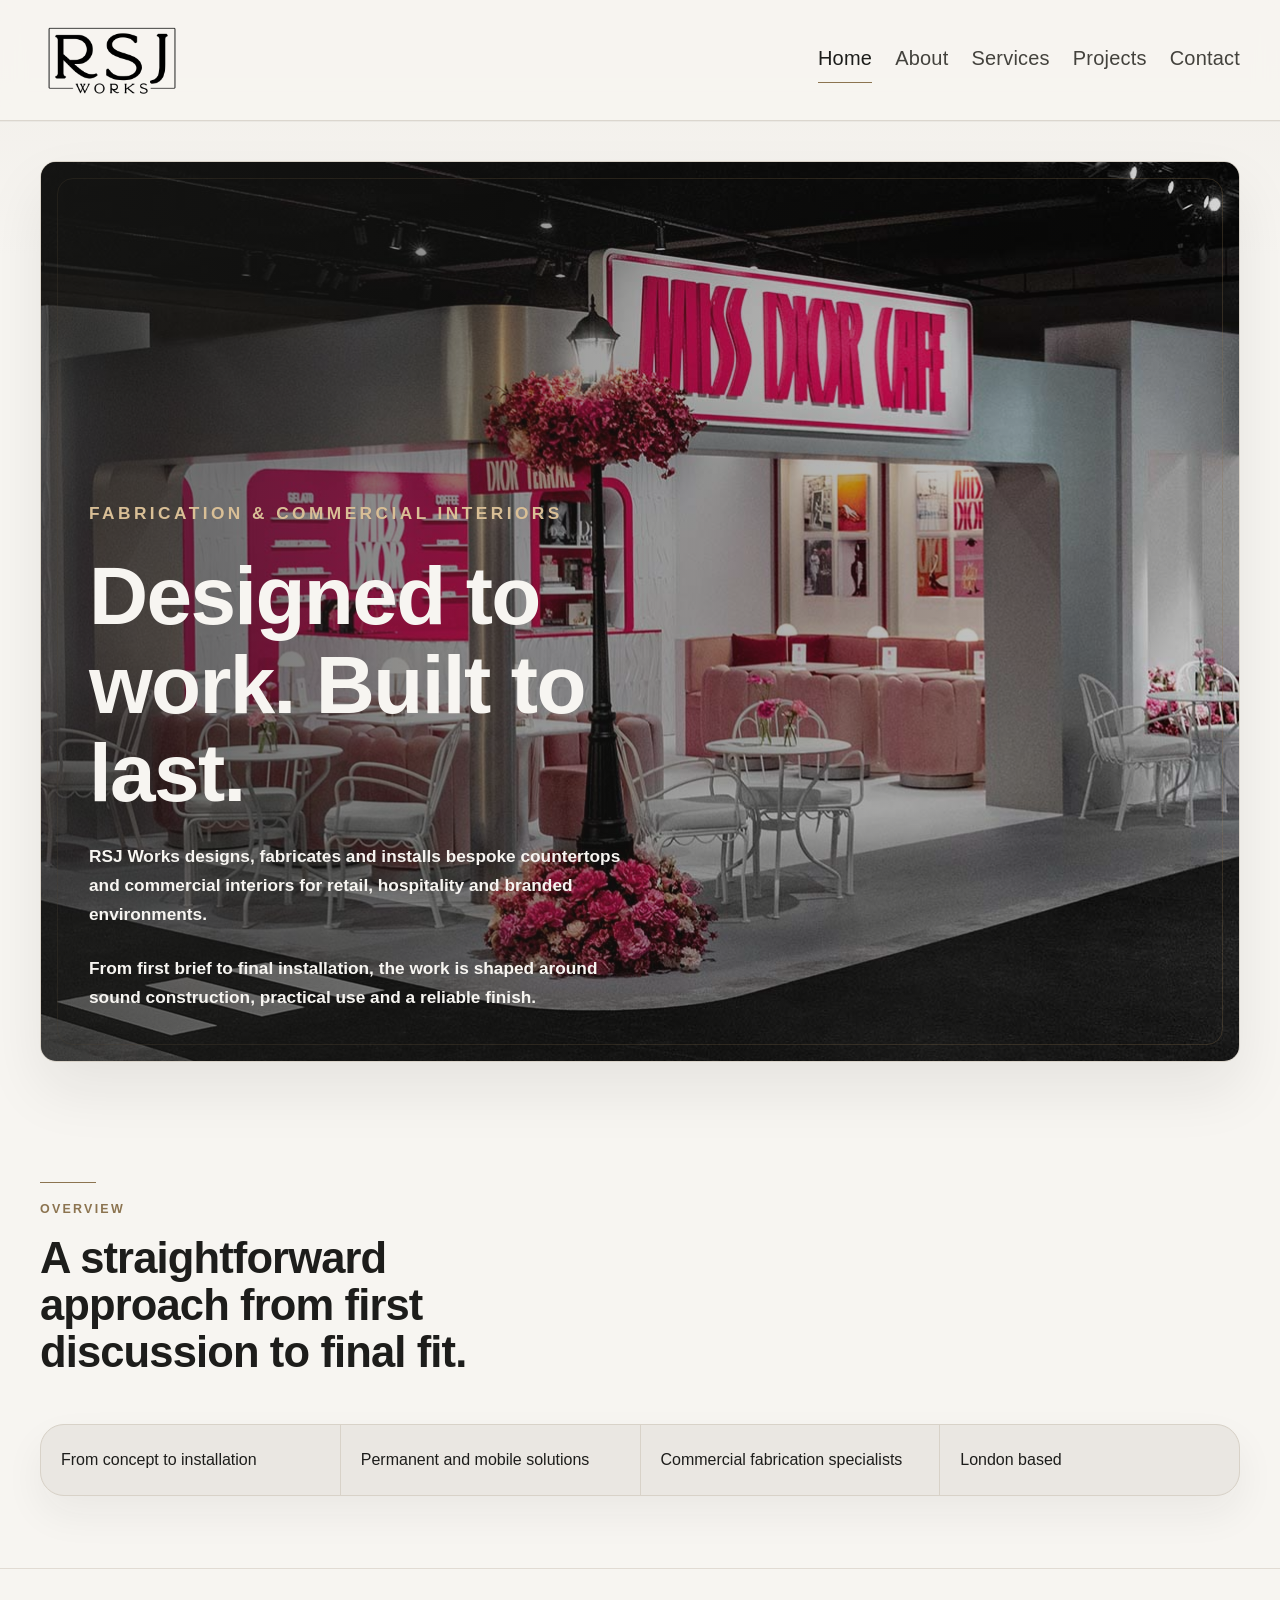
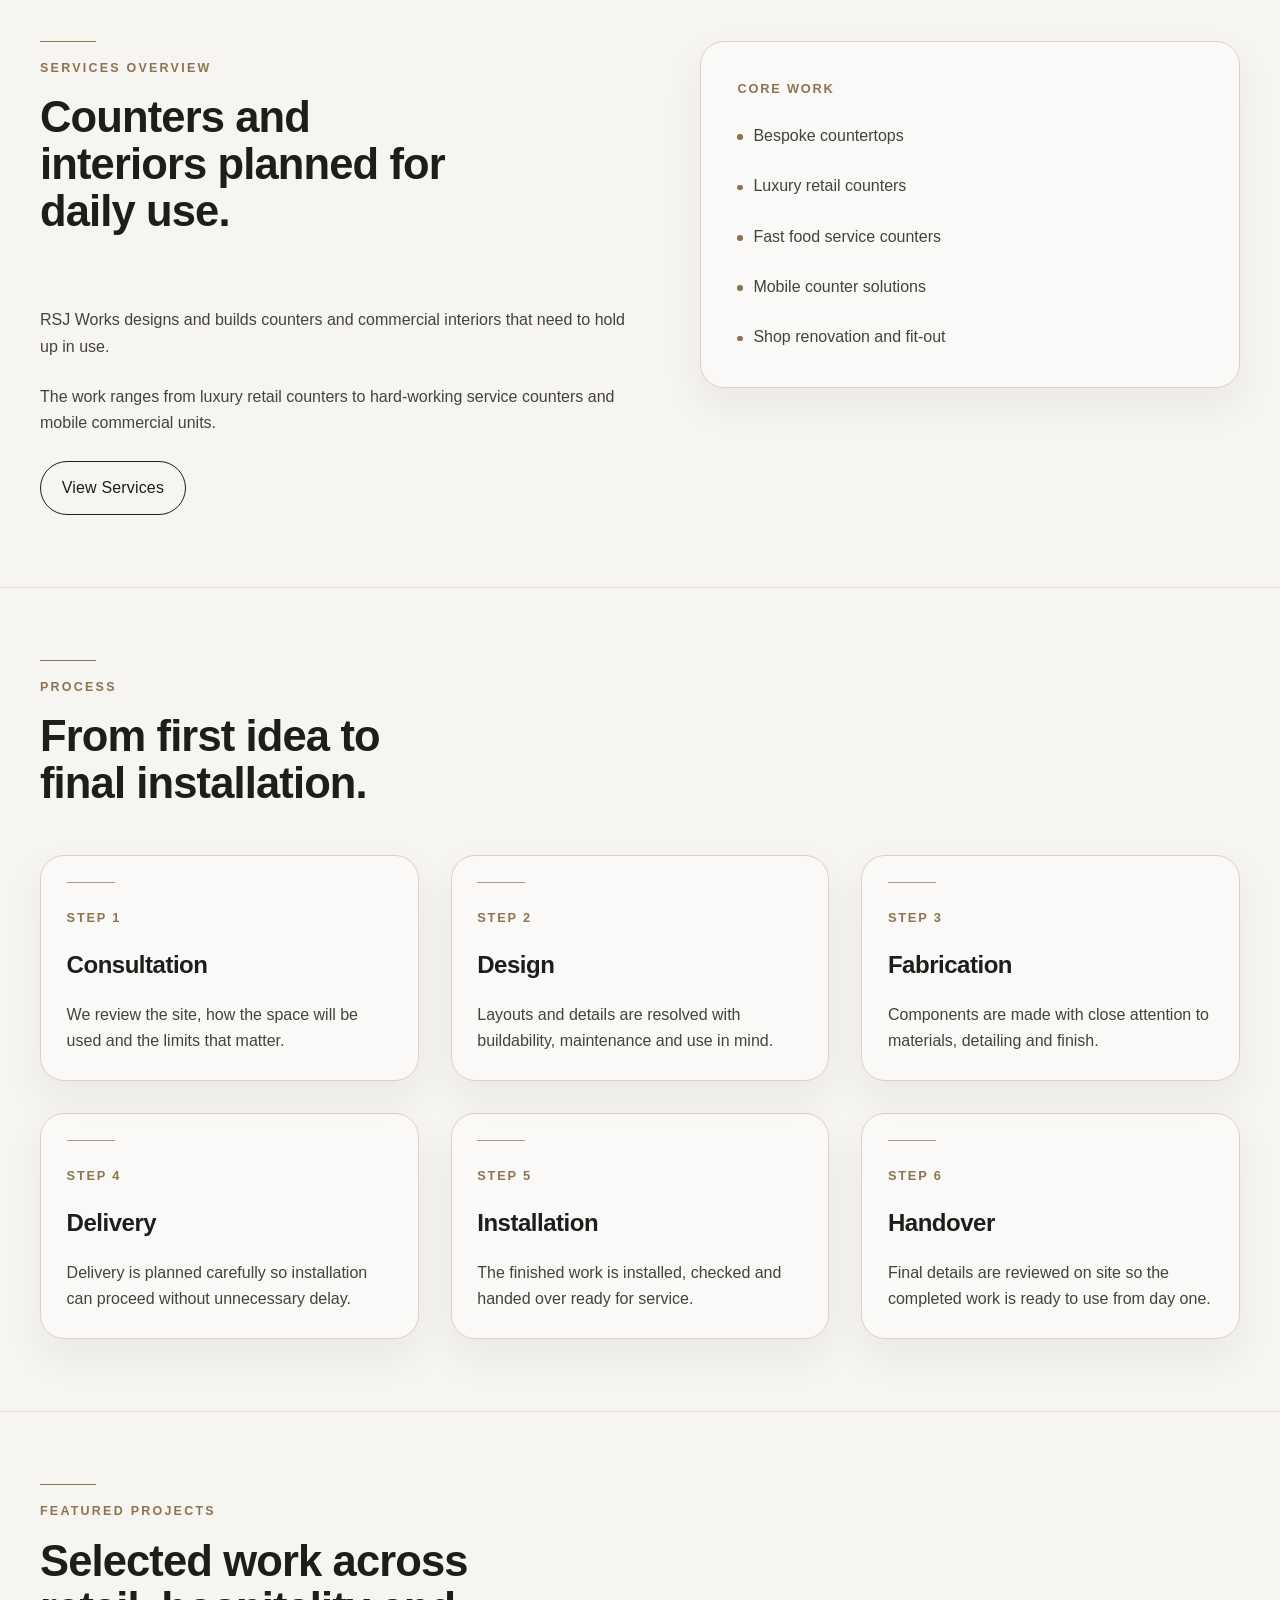
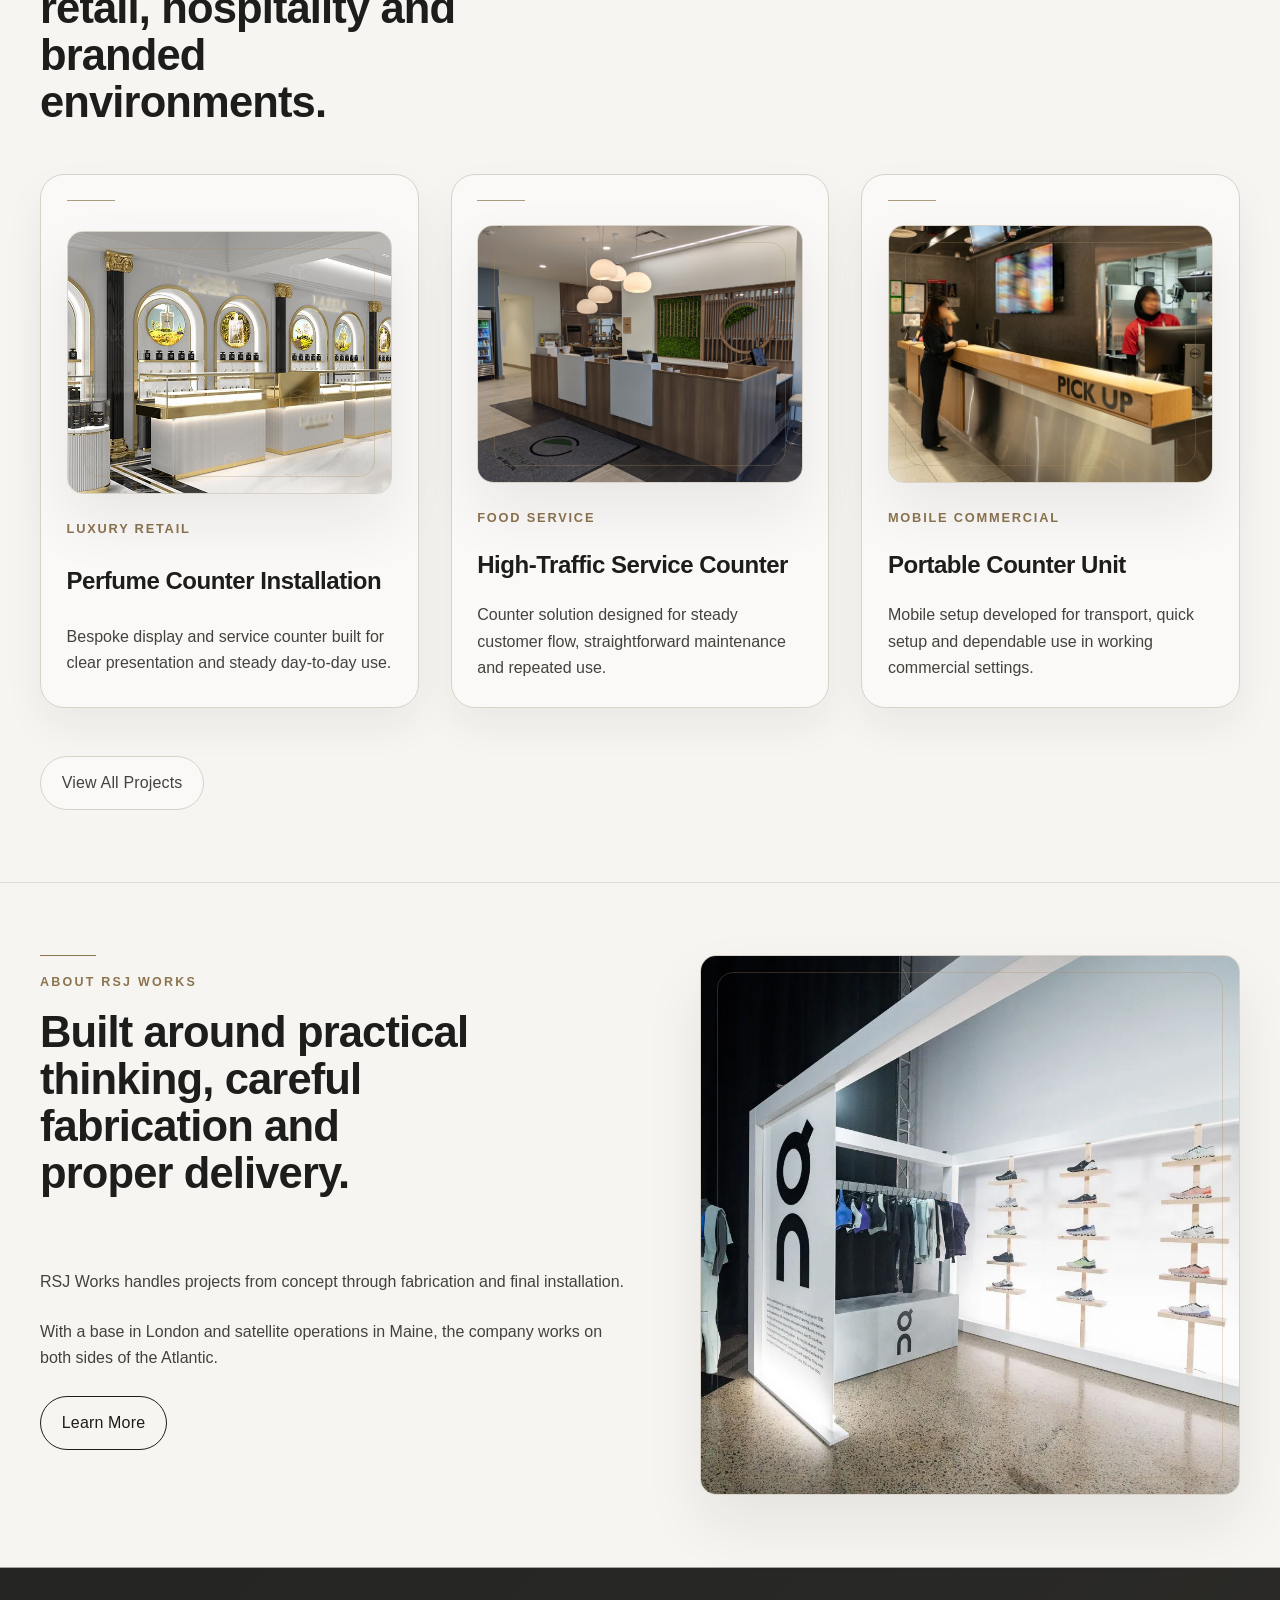
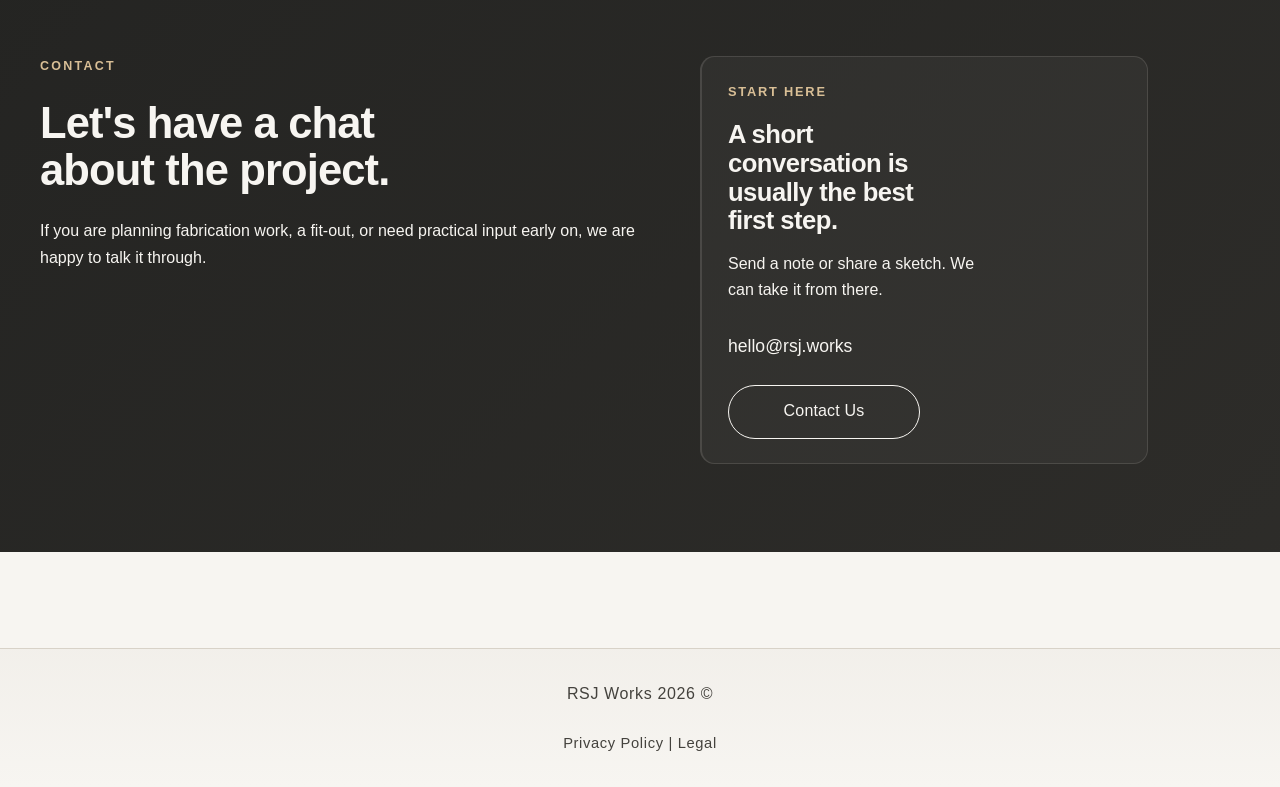
<file: index.html>
<!DOCTYPE html>
<html lang="en">
<head>
  <meta charset="UTF-8">
  <meta name="viewport" content="width=device-width, initial-scale=1.0">
  <title>RSJ Works | Fabrication & Commercial Interiors</title>
  <meta name="description" content="RSJ Works designs, fabricates and installs bespoke countertops and commercial interiors from concept through installation.">
  <meta http-equiv="Content-Security-Policy" content="default-src 'self'; script-src 'self'; style-src 'self'; img-src 'self' data:; connect-src 'none'; object-src 'none'; base-uri 'self'; form-action 'self' https://formsubmit.co; frame-ancestors 'none'; upgrade-insecure-requests">
  <meta name="referrer" content="strict-origin-when-cross-origin">
  <link rel="icon" href="assets/favicon/favicon.ico" sizes="any">
  <link rel="icon" type="image/svg+xml" href="assets/favicon/favicon.svg">
  <link rel="icon" type="image/png" sizes="96x96" href="assets/favicon/favicon-96x96.png">
  <link rel="apple-touch-icon" sizes="180x180" href="assets/favicon/apple-touch-icon.png">
  <link rel="manifest" href="assets/favicon/site.webmanifest">
  <meta name="theme-color" content="#f7f5f1">
  <link rel="stylesheet" href="styles.css">
</head>
<body>
  <header class="site-header">
    <div class="container">
      <a class="site-brand" href="index.html" aria-label="RSJ Works home">
        <img src="assets/logos/LOGO_BLK.png" alt="RSJ Works" class="site-logo">
      </a>
      <button class="menu-toggle" type="button" aria-label="Toggle navigation" aria-expanded="false" aria-controls="primary-navigation">
        <svg viewBox="0 0 24 24" aria-hidden="true" width="24" height="24">
          <path d="M4 7h16M4 12h16M4 17h16" stroke="currentColor" stroke-width="2" stroke-linecap="round"/>
        </svg>
      </button>
      <nav id="primary-navigation" class="site-nav" aria-label="Primary">
        <a href="index.html" aria-current="page">Home</a>
        <a href="about.html">About</a>
        <a href="services.html">Services</a>
        <a href="projects.html">Projects</a>
        <a href="contact.html">Contact</a>
      </nav>
    </div>
  </header>
  <main class="site-main">
    <section class="hero-banner" aria-labelledby="hero-title">
      <div class="container">
        <figure class="image-frame hero-image">
          <!-- replace with real general image -->
          <img src="assets/images/general/workshop-overview.jpg" alt="Placeholder image for RSJ Works fabrication or interiors project">
          <div class="hero-overlay">
            <p class="eyebrow">Fabrication &amp; Commercial Interiors</p>
            <h1 id="hero-title">Designed to work. Built to last.</h1>
            <p>RSJ Works designs, fabricates and installs bespoke countertops and commercial interiors for retail, hospitality and branded environments.</p>
            <p>From first brief to final installation, the work is shaped around sound construction, practical use and a reliable finish.</p>
          </div>
        </figure>
      </div>
    </section>

    <section class="section" aria-labelledby="trust-title">
      <div class="container">
        <div class="section-header">
          <p class="eyebrow">Overview</p>
          <h2 id="trust-title">A straightforward approach from first discussion to final fit.</h2>
        </div>
        <ul class="feature-list">
          <li>From concept to installation</li>
          <li>Permanent and mobile solutions</li>
          <li>Commercial fabrication specialists</li>
          <li>London based</li>
        </ul>
      </div>
    </section>

    <section class="section" aria-labelledby="services-overview-title">
      <div class="container split-layout">
        <div class="stack">
          <div class="section-header">
            <p class="eyebrow">Services Overview</p>
          <h2 id="services-overview-title">Counters and interiors planned for daily use.</h2>
          </div>
          <p>RSJ Works designs and builds counters and commercial interiors that need to hold up in use.</p>
          <p>The work ranges from luxury retail counters to hard-working service counters and mobile commercial units.</p>
          <p><a class="button" href="services.html">View Services</a></p>
        </div>
        <aside class="panel">
          <p class="meta">Core Work</p>
          <ul class="detail-list">
            <li>Bespoke countertops</li>
            <li>Luxury retail counters</li>
            <li>Fast food service counters</li>
            <li>Mobile counter solutions</li>
            <li>Shop renovation and fit-out</li>
          </ul>
        </aside>
      </div>
    </section>

    <section class="section" aria-labelledby="process-title">
      <div class="container">
        <div class="section-header">
          <p class="eyebrow">Process</p>
          <h2 id="process-title">From first idea to final installation.</h2>
        </div>
        <div class="grid grid-three">
          <article class="card">
            <p class="meta">Step 1</p>
            <h3 class="card-title">Consultation</h3>
            <p>We review the site, how the space will be used and the limits that matter.</p>
          </article>
          <article class="card">
            <p class="meta">Step 2</p>
            <h3 class="card-title">Design</h3>
            <p>Layouts and details are resolved with buildability, maintenance and use in mind.</p>
          </article>
          <article class="card">
            <p class="meta">Step 3</p>
            <h3 class="card-title">Fabrication</h3>
            <p>Components are made with close attention to materials, detailing and finish.</p>
          </article>
          <article class="card">
            <p class="meta">Step 4</p>
            <h3 class="card-title">Delivery</h3>
            <p>Delivery is planned carefully so installation can proceed without unnecessary delay.</p>
          </article>
          <article class="card">
            <p class="meta">Step 5</p>
            <h3 class="card-title">Installation</h3>
            <p>The finished work is installed, checked and handed over ready for service.</p>
          </article>
          <article class="card">
            <p class="meta">Step 6</p>
            <h3 class="card-title">Handover</h3>
            <p>Final details are reviewed on site so the completed work is ready to use from day one.</p>
          </article>
        </div>
      </div>
    </section>

    <section class="section" aria-labelledby="featured-projects-title">
      <div class="container">
        <div class="section-header">
          <p class="eyebrow">Featured Projects</p>
          <h2 id="featured-projects-title">Selected work across retail, hospitality and branded environments.</h2>
        </div>
        <div class="grid grid-three">
          <article class="card">
            <figure class="image-frame">
              <!-- replace with real project image -->
              <img src="assets/images/projects/project-01.jpg" alt="Placeholder project image for luxury retail counter">
            </figure>
            <p class="meta">Luxury Retail</p>
            <h3 class="card-title">Perfume Counter Installation</h3>
            <p>Bespoke display and service counter built for clear presentation and steady day-to-day use.</p>
          </article>
          <article class="card">
            <figure class="image-frame">
              <!-- replace with real project image -->
              <img src="assets/images/projects/project-02.jpg" alt="Placeholder project image for food service counter">
            </figure>
            <p class="meta">Food Service</p>
            <h3 class="card-title">High-Traffic Service Counter</h3>
            <p>Counter solution designed for steady customer flow, straightforward maintenance and repeated use.</p>
          </article>
          <article class="card">
            <figure class="image-frame">
              <!-- replace with real project image -->
              <img src="assets/images/projects/project-03.jpg" alt="Placeholder project image for mobile commercial unit">
            </figure>
            <p class="meta">Mobile Commercial</p>
            <h3 class="card-title">Portable Counter Unit</h3>
            <p>Mobile setup developed for transport, quick setup and dependable use in working commercial settings.</p>
          </article>
        </div>
        <div class="section-action">
          <p><a class="button button-secondary" href="projects.html">View All Projects</a></p>
        </div>
      </div>
    </section>

    <section class="section" aria-labelledby="about-preview-title">
      <div class="container split-layout">
        <div class="stack">
          <div class="section-header">
            <p class="eyebrow">About RSJ Works</p>
          <h2 id="about-preview-title">Built around practical thinking, careful fabrication and proper delivery.</h2>
          </div>
          <p>RSJ Works handles projects from concept through fabrication and final installation.</p>
          <p>With a base in London and satellite operations in Maine, the company works on both sides of the Atlantic.</p>
          <p><a class="button" href="about.html">Learn More</a></p>
        </div>
        <figure class="image-frame">
          <!-- replace with real general image -->
          <img src="assets/images/general/team-or-site.jpg" alt="Placeholder image for RSJ Works team, workshop or project site">
        </figure>
      </div>
    </section>

    <section class="section surface-dark" aria-labelledby="contact-cta-title">
      <div class="container split-layout">
        <div class="stack">
          <p class="eyebrow">Contact</p>
          <h2 id="contact-cta-title">Let's have a chat about the project.</h2>
          <p>If you are planning fabrication work, a fit-out, or need practical input early on, we are happy to talk it through.</p>
        </div>
        <div class="panel mini-contact-box">
          <p class="meta">Start Here</p>
          <h3 class="card-title">A short conversation is usually the best first step.</h3>
          <p>Send a note or share a sketch. We can take it from there.</p>
          <div class="mini-contact-links">
            <p><a href="mailto:hello@rsj.works">hello@rsj.works</a></p>
            <p><a class="button" href="contact.html">Contact Us</a></p>
          </div>
        </div>
      </div>
    </section>
  </main>
  <footer class="site-footer">
    <div class="container footer-stack">
      <p>RSJ Works 2026 &copy;</p>
      <p class="fine-print"><a href="privacy.html">Privacy Policy</a> | <a href="legal.html">Legal</a></p>
    </div>
  </footer>
  <script src="script.js" defer></script>
</body>
</html>
</file>
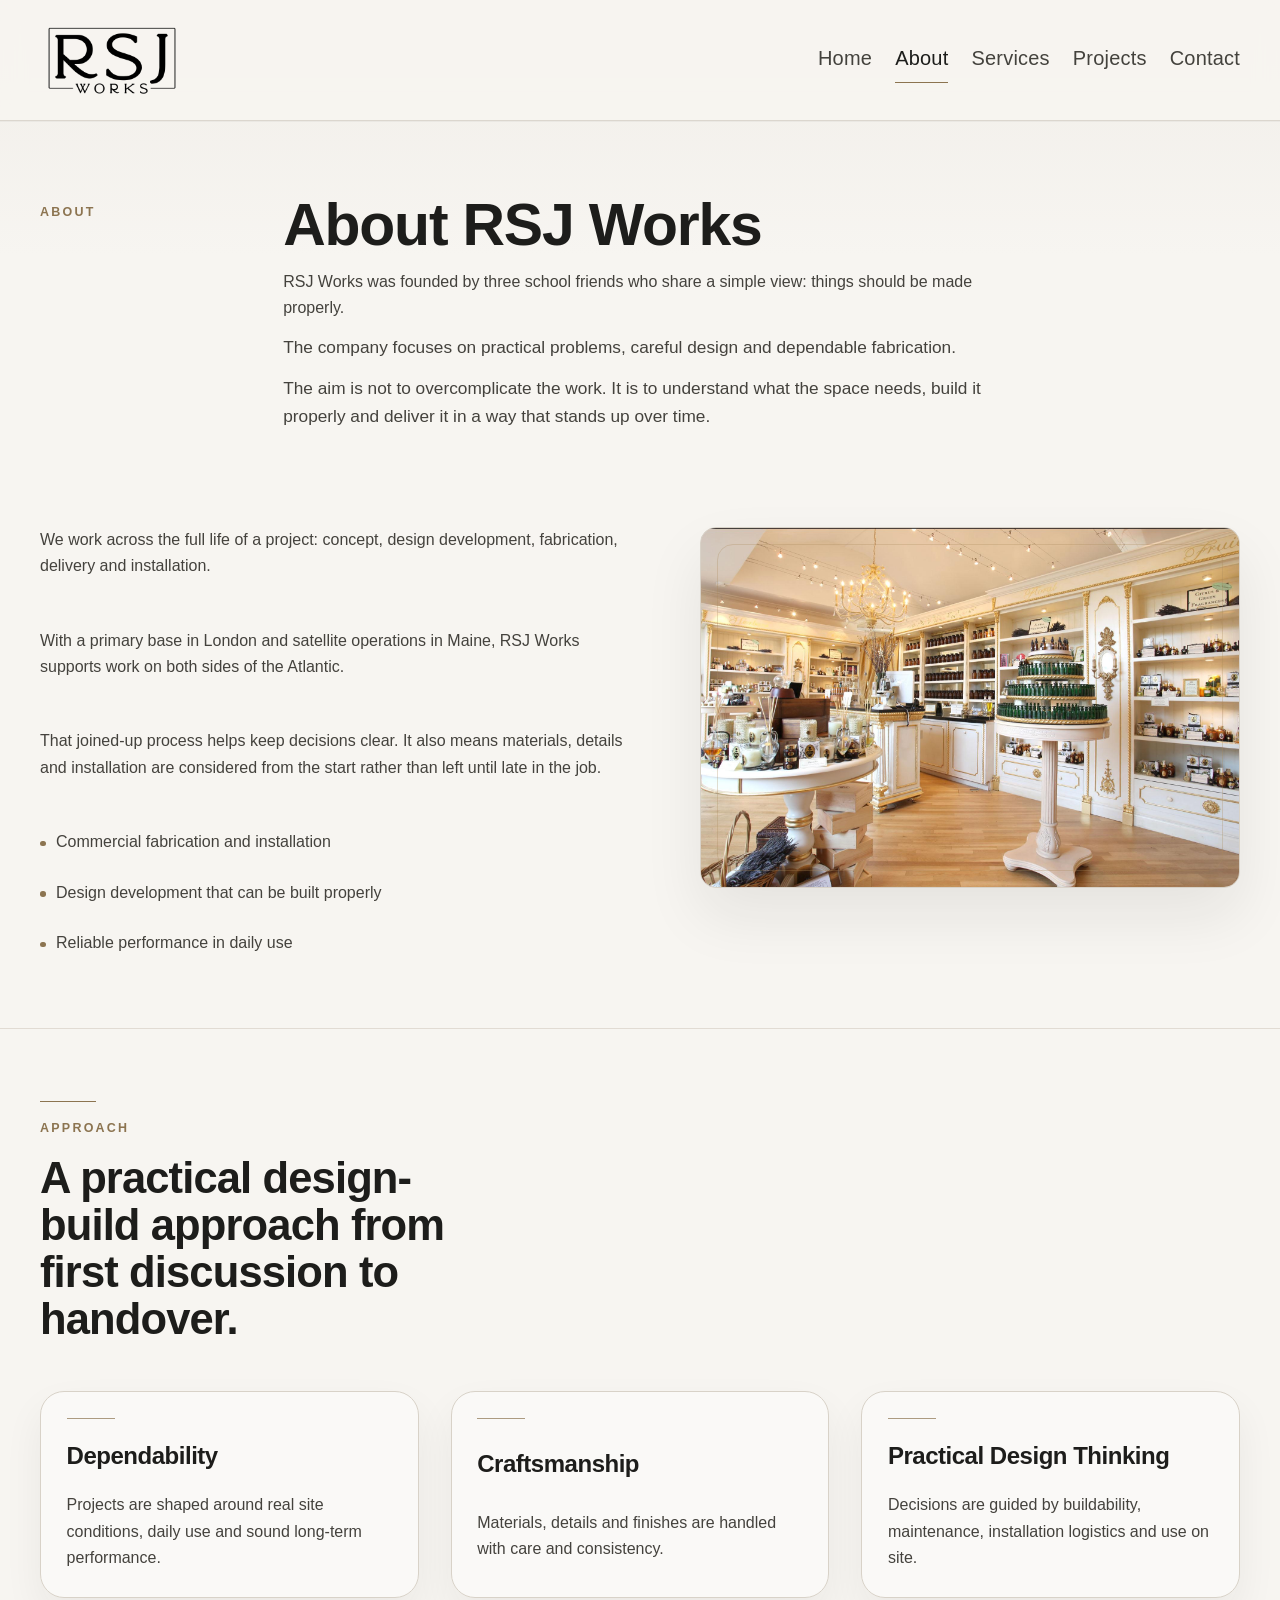
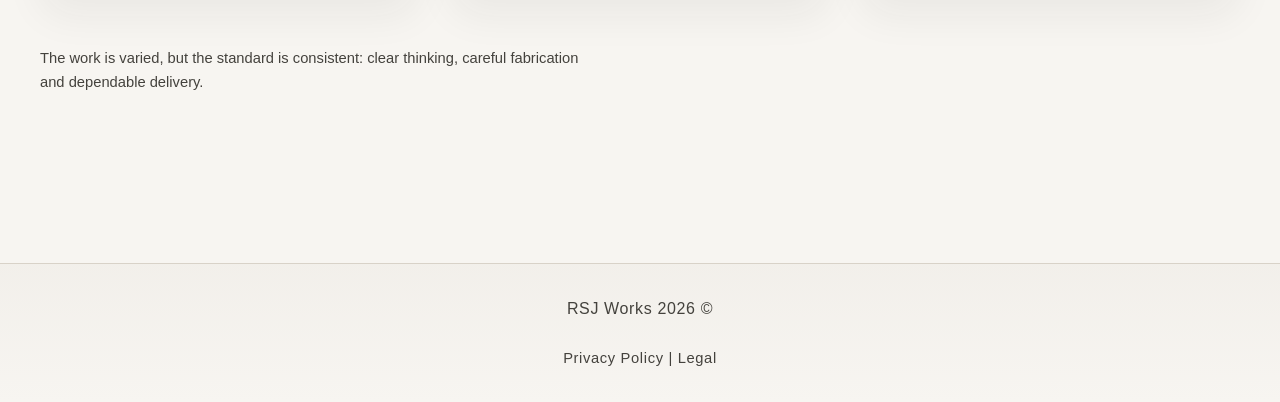
<file: about.html>
<!DOCTYPE html>
<html lang="en">
<head>
  <meta charset="UTF-8">
  <meta name="viewport" content="width=device-width, initial-scale=1.0">
  <title>About | RSJ Works</title>
  <meta name="description" content="Learn about RSJ Works, a fabrication and commercial interiors company working from London and Maine.">
  <meta http-equiv="Content-Security-Policy" content="default-src 'self'; script-src 'self'; style-src 'self'; img-src 'self' data:; connect-src 'none'; object-src 'none'; base-uri 'self'; form-action 'self' https://formsubmit.co; frame-ancestors 'none'; upgrade-insecure-requests">
  <meta name="referrer" content="strict-origin-when-cross-origin">
  <link rel="icon" href="assets/favicon/favicon.ico" sizes="any">
  <link rel="icon" type="image/svg+xml" href="assets/favicon/favicon.svg">
  <link rel="icon" type="image/png" sizes="96x96" href="assets/favicon/favicon-96x96.png">
  <link rel="apple-touch-icon" sizes="180x180" href="assets/favicon/apple-touch-icon.png">
  <link rel="manifest" href="assets/favicon/site.webmanifest">
  <meta name="theme-color" content="#f7f5f1">
  <link rel="stylesheet" href="styles.css">
</head>
<body>
  <header class="site-header">
    <div class="container">
      <a class="site-brand" href="index.html" aria-label="RSJ Works home">
        <img src="assets/logos/LOGO_BLK.png" alt="RSJ Works" class="site-logo">
      </a>
      <button class="menu-toggle" type="button" aria-label="Toggle navigation" aria-expanded="false" aria-controls="primary-navigation">
        <svg viewBox="0 0 24 24" aria-hidden="true" width="24" height="24">
          <path d="M4 7h16M4 12h16M4 17h16" stroke="currentColor" stroke-width="2" stroke-linecap="round"/>
        </svg>
      </button>
      <nav id="primary-navigation" class="site-nav" aria-label="Primary">
        <a href="index.html">Home</a>
        <a href="about.html" aria-current="page">About</a>
        <a href="services.html">Services</a>
        <a href="projects.html">Projects</a>
        <a href="contact.html">Contact</a>
      </nav>
    </div>
  </header>
  <main class="site-main">
    <section class="page-intro">
      <div class="container">
        <p class="eyebrow">About</p>
        <h1>About RSJ Works</h1>
        <p>RSJ Works was founded by three school friends who share a simple view: things should be made properly.</p>
        <p>The company focuses on practical problems, careful design and dependable fabrication.</p>
        <p>The aim is not to overcomplicate the work. It is to understand what the space needs, build it properly and deliver it in a way that stands up over time.</p>
      </div>
    </section>

    <section class="section">
      <div class="container split-layout">
        <div class="stack stack-lg">
          <p>We work across the full life of a project: concept, design development, fabrication, delivery and installation.</p>
          <p>With a primary base in London and satellite operations in Maine, RSJ Works supports work on both sides of the Atlantic.</p>
          <p>That joined-up process helps keep decisions clear. It also means materials, details and installation are considered from the start rather than left until late in the job.</p>
          <ul class="detail-list">
            <li>Commercial fabrication and installation</li>
            <li>Design development that can be built properly</li>
            <li>Reliable performance in daily use</li>
          </ul>
        </div>
        <figure class="image-frame">
          <!-- replace with real general image -->
          <img src="assets/images/general/about-studio.jpg" alt="Placeholder image showing RSJ Works studio, fabrication space or project environment">
        </figure>
      </div>
    </section>

    <section class="section" aria-labelledby="approach-title">
      <div class="container">
        <div class="section-header">
          <p class="eyebrow">Approach</p>
          <h2 id="approach-title">A practical design-build approach from first discussion to handover.</h2>
        </div>
        <div class="grid grid-three">
          <article class="card">
            <h3 class="card-title">Dependability</h3>
            <p>Projects are shaped around real site conditions, daily use and sound long-term performance.</p>
          </article>
          <article class="card">
            <h3 class="card-title">Craftsmanship</h3>
            <p>Materials, details and finishes are handled with care and consistency.</p>
          </article>
          <article class="card">
            <h3 class="card-title">Practical Design Thinking</h3>
            <p>Decisions are guided by buildability, maintenance, installation logistics and use on site.</p>
          </article>
        </div>
        <div class="section-action">
          <p class="fine-print">The work is varied, but the standard is consistent: clear thinking, careful fabrication and dependable delivery.</p>
        </div>
      </div>
    </section>
  </main>
  <footer class="site-footer">
    <div class="container footer-stack">
      <p>RSJ Works 2026 &copy;</p>
      <p class="fine-print"><a href="privacy.html">Privacy Policy</a> | <a href="legal.html">Legal</a></p>
    </div>
  </footer>
  <script src="script.js" defer></script>
</body>
</html>
</file>
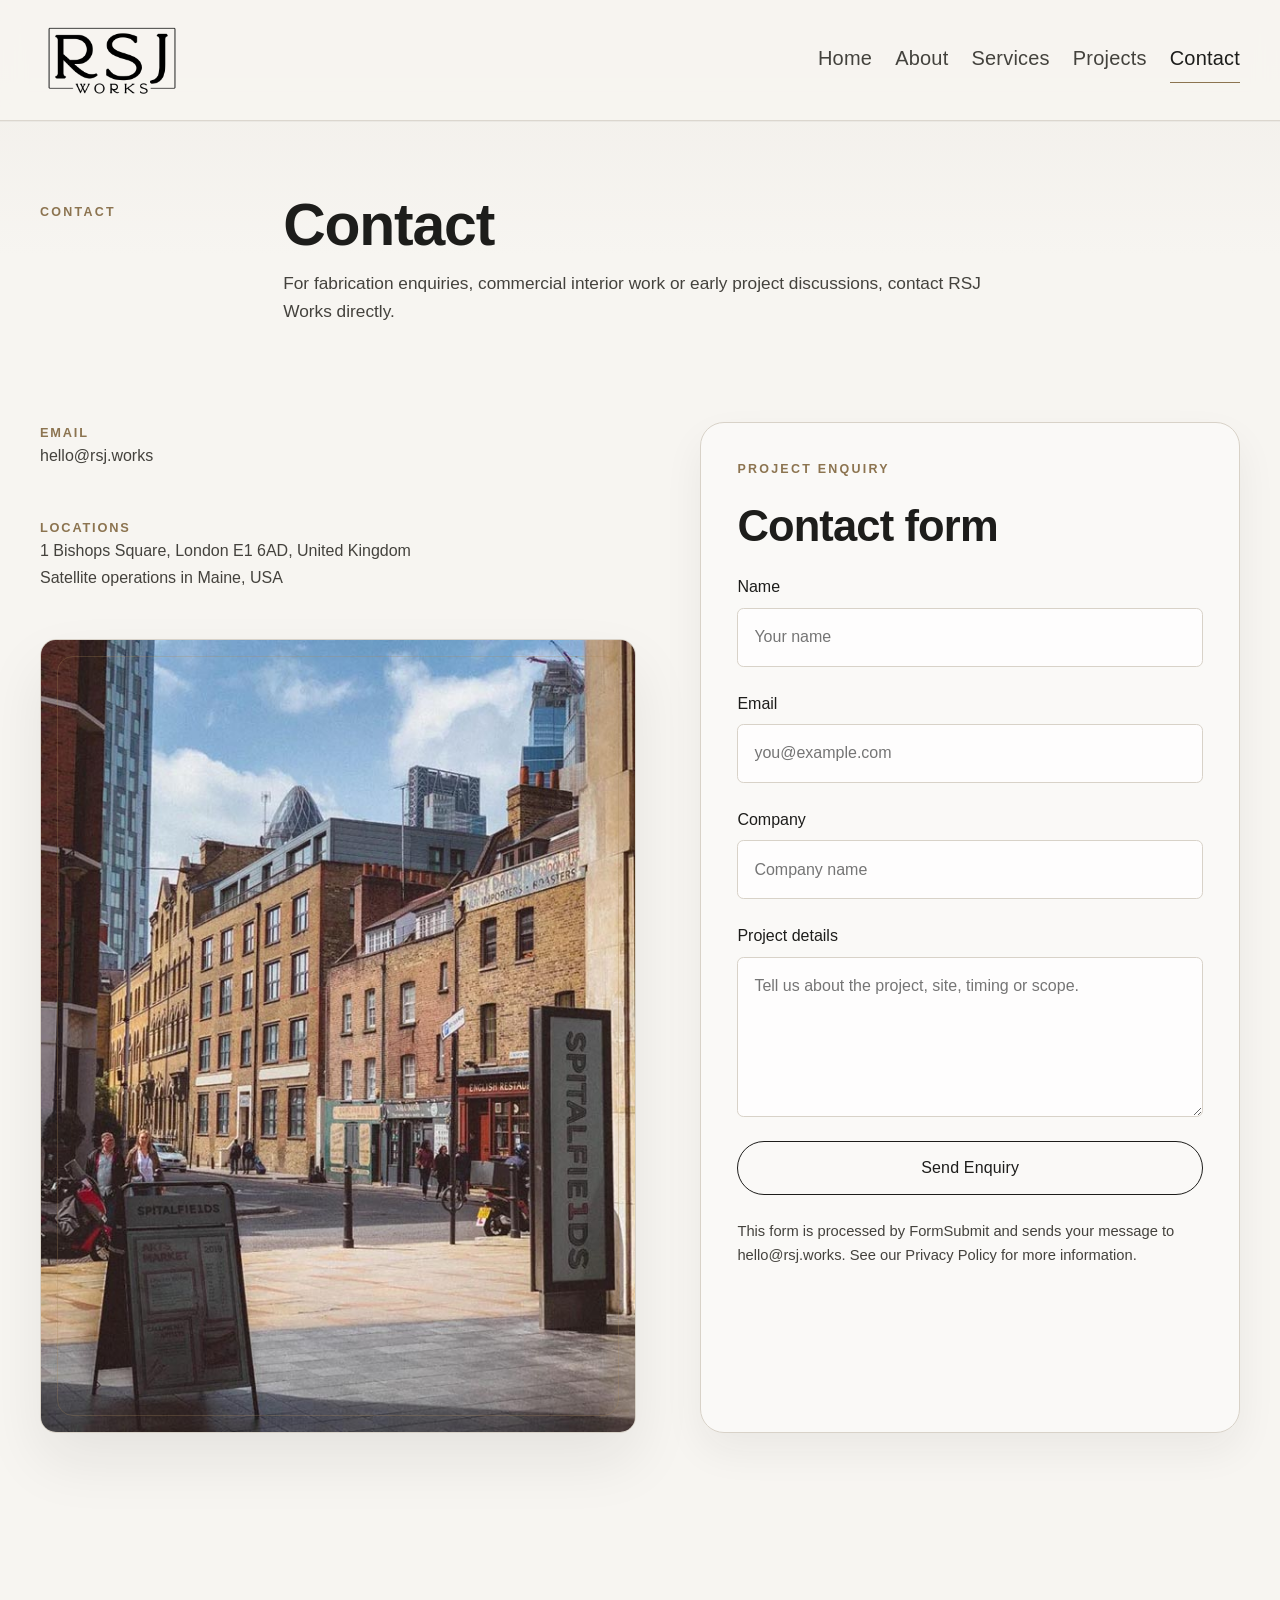
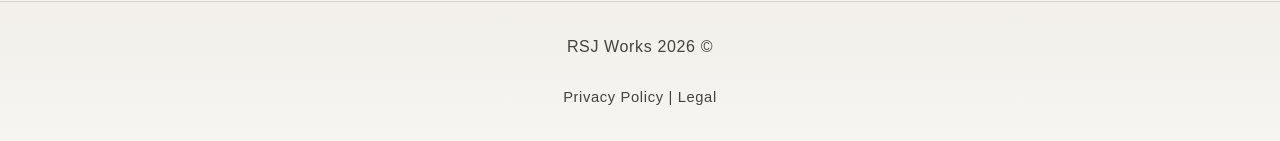
<file: contact.html>
<!DOCTYPE html>
<html lang="en">
<head>
  <meta charset="UTF-8">
  <meta name="viewport" content="width=device-width, initial-scale=1.0">
  <title>Contact | RSJ Works</title>
  <meta name="description" content="Contact RSJ Works about fabrication, bespoke countertops and commercial interior projects.">
  <meta http-equiv="Content-Security-Policy" content="default-src 'self'; script-src 'self'; style-src 'self'; img-src 'self' data:; connect-src 'none'; object-src 'none'; base-uri 'self'; form-action 'self' https://formsubmit.co; frame-ancestors 'none'; upgrade-insecure-requests">
  <meta name="referrer" content="strict-origin-when-cross-origin">
  <link rel="icon" href="assets/favicon/favicon.ico" sizes="any">
  <link rel="icon" type="image/svg+xml" href="assets/favicon/favicon.svg">
  <link rel="icon" type="image/png" sizes="96x96" href="assets/favicon/favicon-96x96.png">
  <link rel="apple-touch-icon" sizes="180x180" href="assets/favicon/apple-touch-icon.png">
  <link rel="manifest" href="assets/favicon/site.webmanifest">
  <meta name="theme-color" content="#f7f5f1">
  <link rel="stylesheet" href="styles.css">
</head>
<body>
  <header class="site-header">
    <div class="container">
      <a class="site-brand" href="index.html" aria-label="RSJ Works home">
        <img src="assets/logos/LOGO_BLK.png" alt="RSJ Works" class="site-logo">
      </a>
      <button class="menu-toggle" type="button" aria-label="Toggle navigation" aria-expanded="false" aria-controls="primary-navigation">
        <svg viewBox="0 0 24 24" aria-hidden="true" width="24" height="24">
          <path d="M4 7h16M4 12h16M4 17h16" stroke="currentColor" stroke-width="2" stroke-linecap="round"/>
        </svg>
      </button>
      <nav id="primary-navigation" class="site-nav" aria-label="Primary">
        <a href="index.html">Home</a>
        <a href="about.html">About</a>
        <a href="services.html">Services</a>
        <a href="projects.html">Projects</a>
        <a href="contact.html" aria-current="page">Contact</a>
      </nav>
    </div>
  </header>
  <main class="site-main">
    <section class="page-intro">
      <div class="container">
        <p class="eyebrow">Contact</p>
        <h1>Contact</h1>
        <p>For fabrication enquiries, commercial interior work or early project discussions, contact RSJ Works directly.</p>
      </div>
    </section>

    <section class="section">
      <div class="container split-layout contact-layout">
        <div class="stack stack-lg contact-details">
          <div>
            <p class="meta">Email</p>
            <p><a href="mailto:hello@rsj.works">hello@rsj.works</a></p>
          </div>
          <div>
            <p class="meta">Locations</p>
            <p>1 Bishops Square, London E1 6AD, United Kingdom</p>
            <p>Satellite operations in Maine, USA</p>
          </div>
          <figure class="image-frame contact-figure">
            <!-- replace with real general image -->
            <img src="assets/images/general/contact-location.jpg" alt="Placeholder image for RSJ Works contact page">
          </figure>
        </div>

        <section class="panel contact-panel" aria-labelledby="contact-form-title">
          <p class="eyebrow">Project Enquiry</p>
          <h2 id="contact-form-title">Contact form</h2>
          <form action="https://formsubmit.co/hello@rsj.works" method="post">
            <input type="hidden" name="_subject" value="New RSJ Works website enquiry">
            <input type="hidden" name="_template" value="table">
            <input type="text" name="_honey" class="hp-field" tabindex="-1" autocomplete="off">
            <label for="name">
              Name
              <input id="name" name="name" type="text" placeholder="Your name" required>
            </label>
            <label for="email">
              Email
              <input id="email" name="email" type="email" placeholder="you@example.com" required>
            </label>
            <label for="company">
              Company
              <input id="company" name="company" type="text" placeholder="Company name">
            </label>
            <label for="message">
              Project details
              <textarea id="message" name="message" placeholder="Tell us about the project, site, timing or scope." required></textarea>
            </label>
            <button class="button" type="submit">Send Enquiry</button>
          </form>
          <p class="fine-print">This form is processed by FormSubmit and sends your message to <a href="mailto:hello@rsj.works">hello@rsj.works</a>. See our <a href="privacy.html">Privacy Policy</a> for more information.</p>
        </section>
      </div>
    </section>
  </main>
  <footer class="site-footer">
    <div class="container footer-stack">
      <p>RSJ Works 2026 &copy;</p>
      <p class="fine-print"><a href="privacy.html">Privacy Policy</a> | <a href="legal.html">Legal</a></p>
    </div>
  </footer>
  <script src="script.js" defer></script>
</body>
</html>
</file>
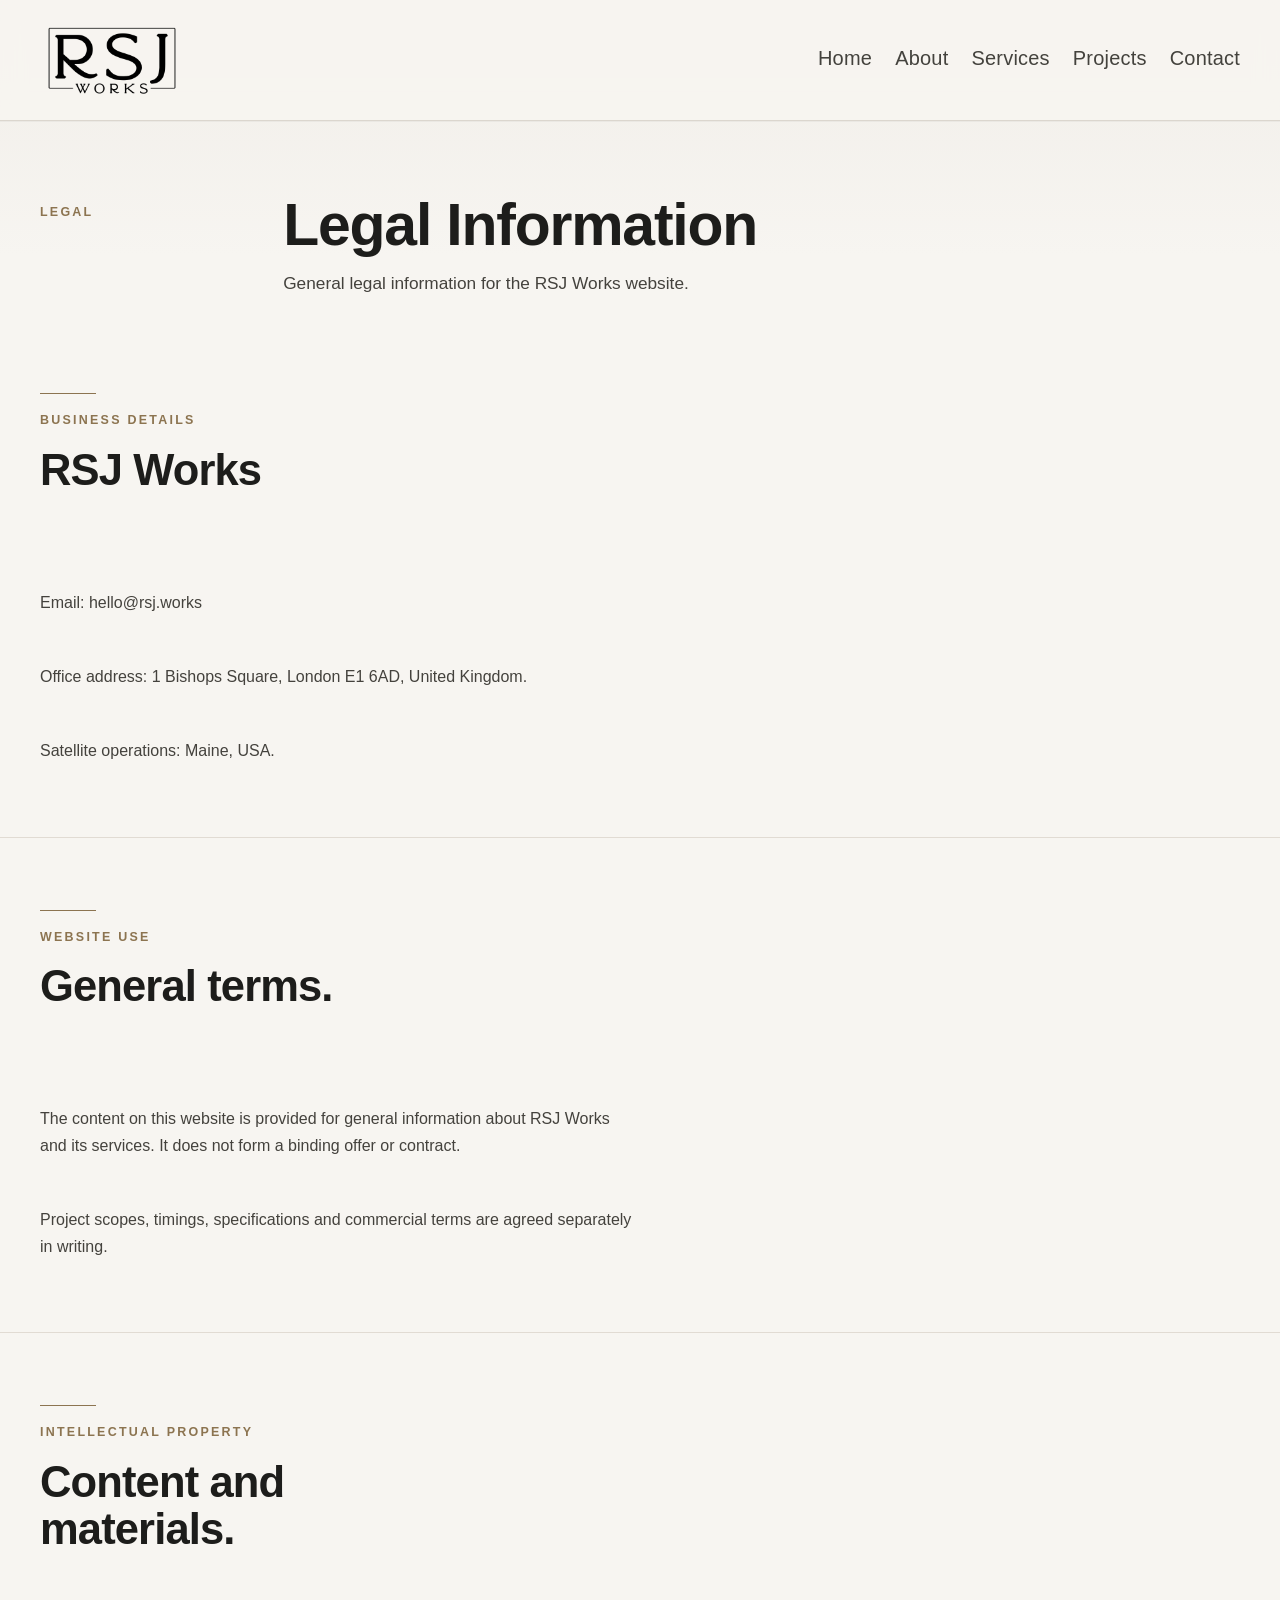
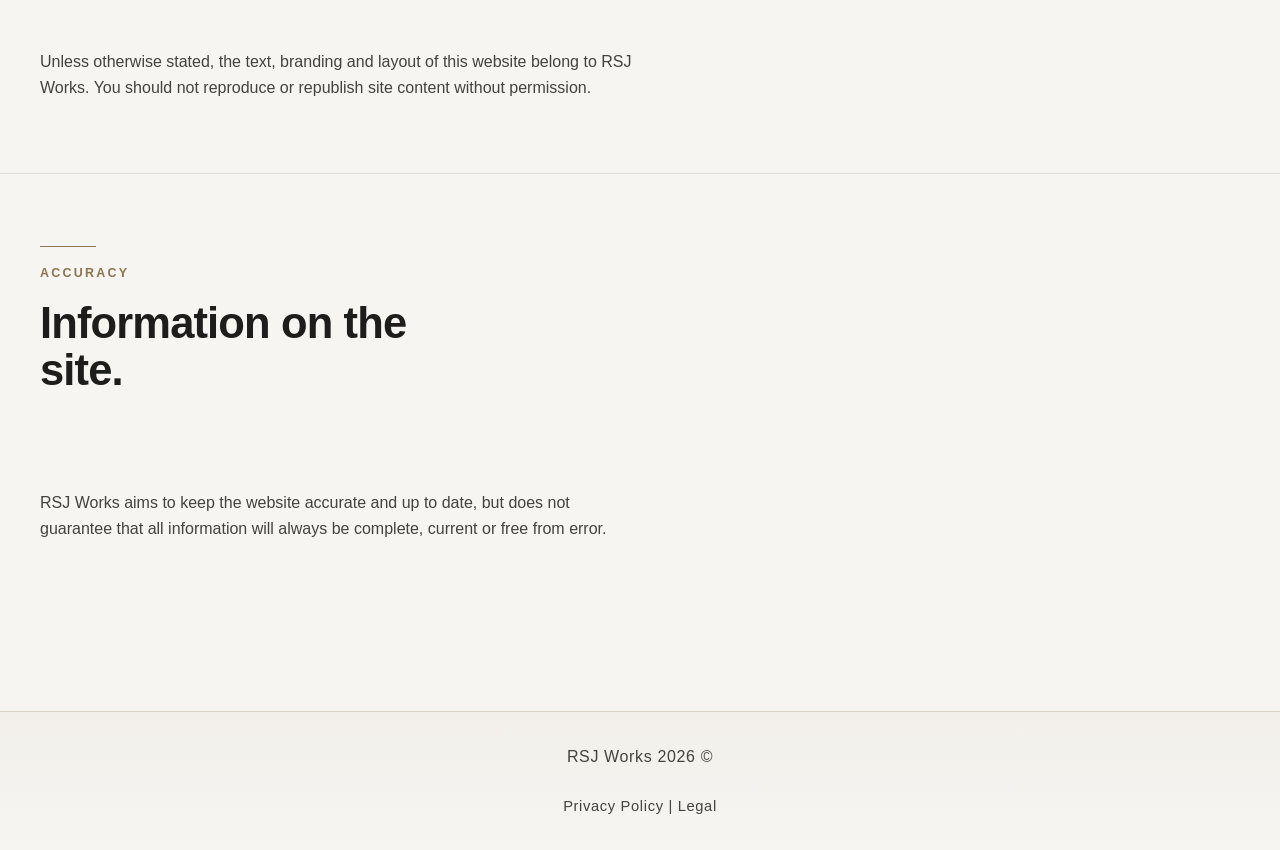
<file: legal.html>
<!DOCTYPE html>
<html lang="en">
<head>
  <meta charset="UTF-8">
  <meta name="viewport" content="width=device-width, initial-scale=1.0">
  <title>Legal | RSJ Works</title>
  <meta name="description" content="Legal information for RSJ Works and use of this website.">
  <meta http-equiv="Content-Security-Policy" content="default-src 'self'; script-src 'self'; style-src 'self'; img-src 'self' data:; connect-src 'none'; object-src 'none'; base-uri 'self'; form-action 'self' https://formsubmit.co; frame-ancestors 'none'; upgrade-insecure-requests">
  <meta name="referrer" content="strict-origin-when-cross-origin">
  <link rel="icon" href="assets/favicon/favicon.ico" sizes="any">
  <link rel="icon" type="image/svg+xml" href="assets/favicon/favicon.svg">
  <link rel="icon" type="image/png" sizes="96x96" href="assets/favicon/favicon-96x96.png">
  <link rel="apple-touch-icon" sizes="180x180" href="assets/favicon/apple-touch-icon.png">
  <link rel="manifest" href="assets/favicon/site.webmanifest">
  <meta name="theme-color" content="#f7f5f1">
  <link rel="stylesheet" href="styles.css">
</head>
<body>
  <header class="site-header">
    <div class="container">
      <a class="site-brand" href="index.html" aria-label="RSJ Works home">
        <img src="assets/logos/LOGO_BLK.png" alt="RSJ Works" class="site-logo">
      </a>
      <button class="menu-toggle" type="button" aria-label="Toggle navigation" aria-expanded="false" aria-controls="primary-navigation">
        <svg viewBox="0 0 24 24" aria-hidden="true" width="24" height="24">
          <path d="M4 7h16M4 12h16M4 17h16" stroke="currentColor" stroke-width="2" stroke-linecap="round"/>
        </svg>
      </button>
      <nav id="primary-navigation" class="site-nav" aria-label="Primary">
        <a href="index.html">Home</a>
        <a href="about.html">About</a>
        <a href="services.html">Services</a>
        <a href="projects.html">Projects</a>
        <a href="contact.html">Contact</a>
      </nav>
    </div>
  </header>
  <main class="site-main">
    <section class="page-intro">
      <div class="container">
        <p class="eyebrow">Legal</p>
        <h1>Legal Information</h1>
        <p>General legal information for the RSJ Works website.</p>
      </div>
    </section>

    <section class="section">
      <div class="container stack stack-lg">
        <div class="section-header">
          <p class="eyebrow">Business Details</p>
          <h2>RSJ Works</h2>
        </div>
        <p>Email: <a href="mailto:hello@rsj.works">hello@rsj.works</a></p>
        <p>Office address: 1 Bishops Square, London E1 6AD, United Kingdom.</p>
        <p>Satellite operations: Maine, USA.</p>
      </div>
    </section>

    <section class="section">
      <div class="container stack stack-lg">
        <div class="section-header">
          <p class="eyebrow">Website Use</p>
          <h2>General terms.</h2>
        </div>
        <p>The content on this website is provided for general information about RSJ Works and its services. It does not form a binding offer or contract.</p>
        <p>Project scopes, timings, specifications and commercial terms are agreed separately in writing.</p>
      </div>
    </section>

    <section class="section">
      <div class="container stack stack-lg">
        <div class="section-header">
          <p class="eyebrow">Intellectual Property</p>
          <h2>Content and materials.</h2>
        </div>
        <p>Unless otherwise stated, the text, branding and layout of this website belong to RSJ Works. You should not reproduce or republish site content without permission.</p>
      </div>
    </section>

    <section class="section">
      <div class="container stack stack-lg">
        <div class="section-header">
          <p class="eyebrow">Accuracy</p>
          <h2>Information on the site.</h2>
        </div>
        <p>RSJ Works aims to keep the website accurate and up to date, but does not guarantee that all information will always be complete, current or free from error.</p>
      </div>
    </section>
  </main>
  <footer class="site-footer">
    <div class="container footer-stack">
      <p>RSJ Works 2026 &copy;</p>
      <p class="fine-print"><a href="privacy.html">Privacy Policy</a> | <a href="legal.html" aria-current="page">Legal</a></p>
    </div>
  </footer>
  <script src="script.js" defer></script>
</body>
</html>
</file>
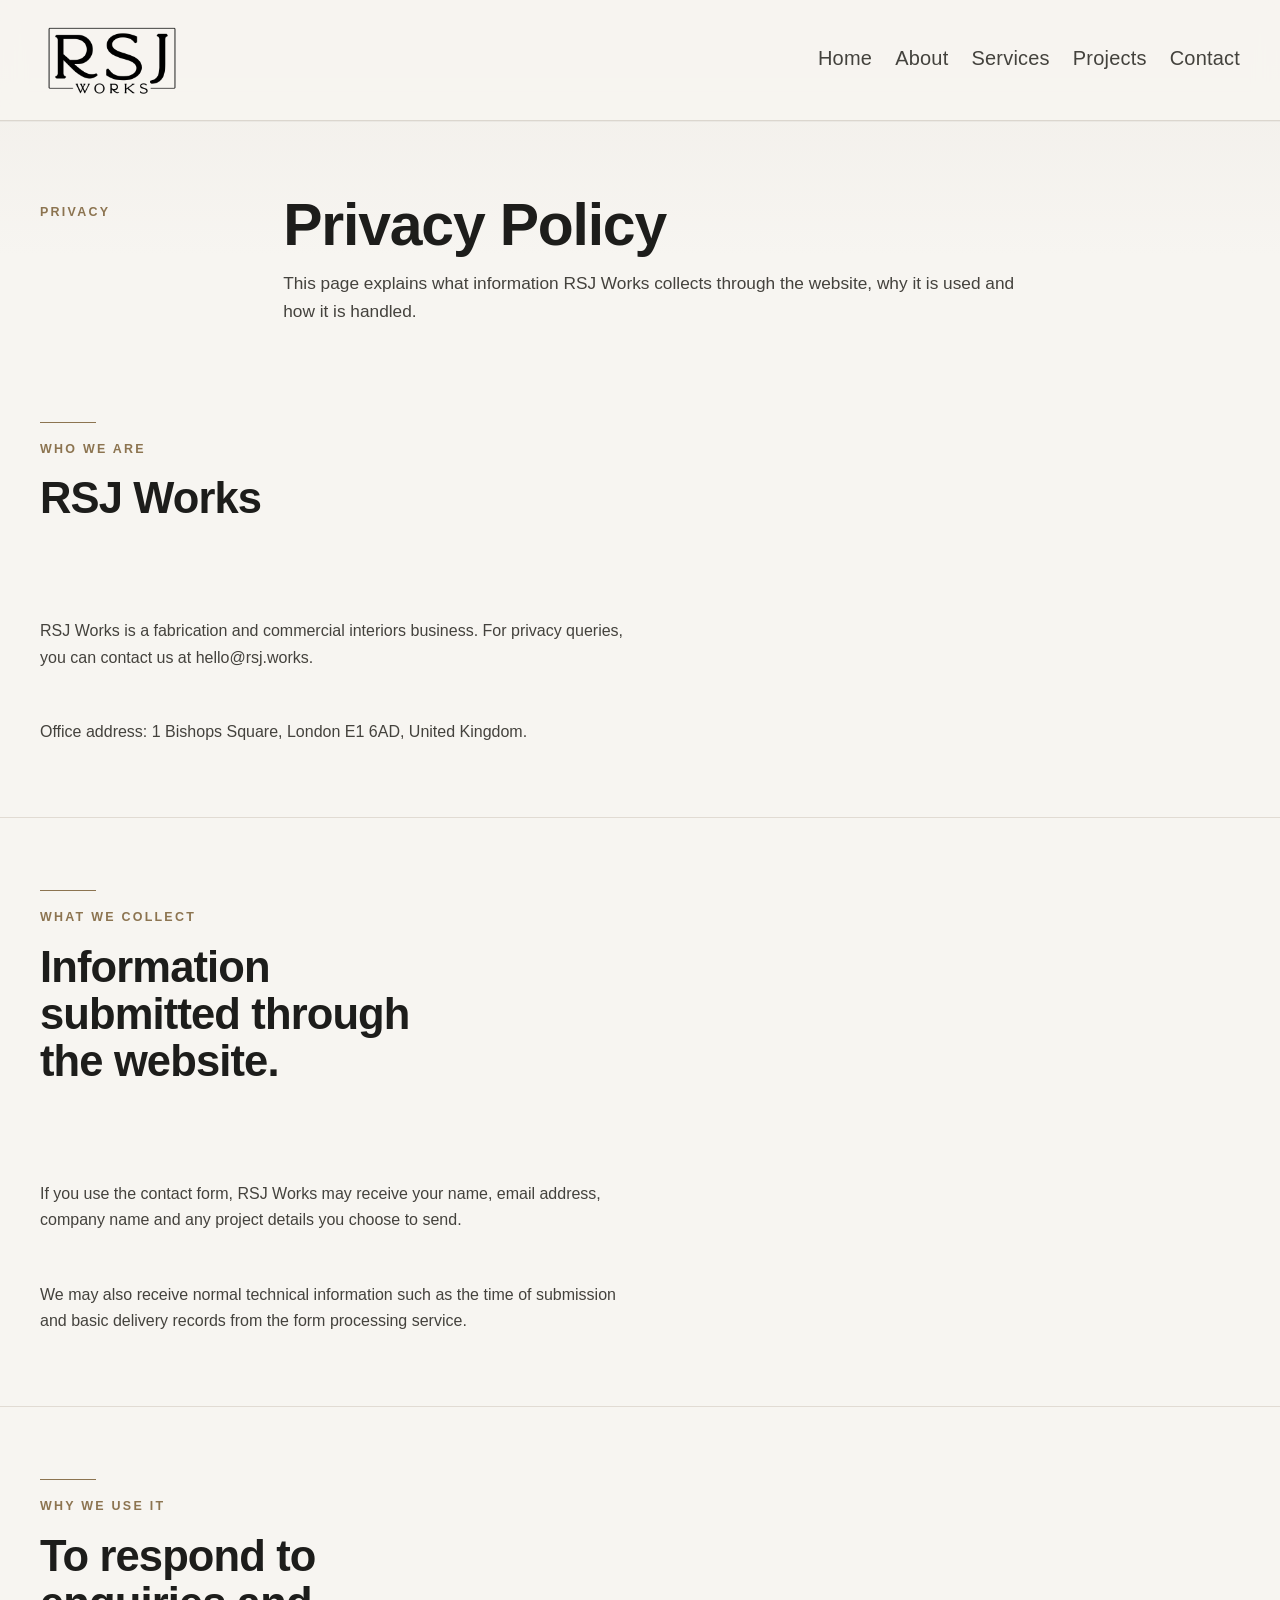
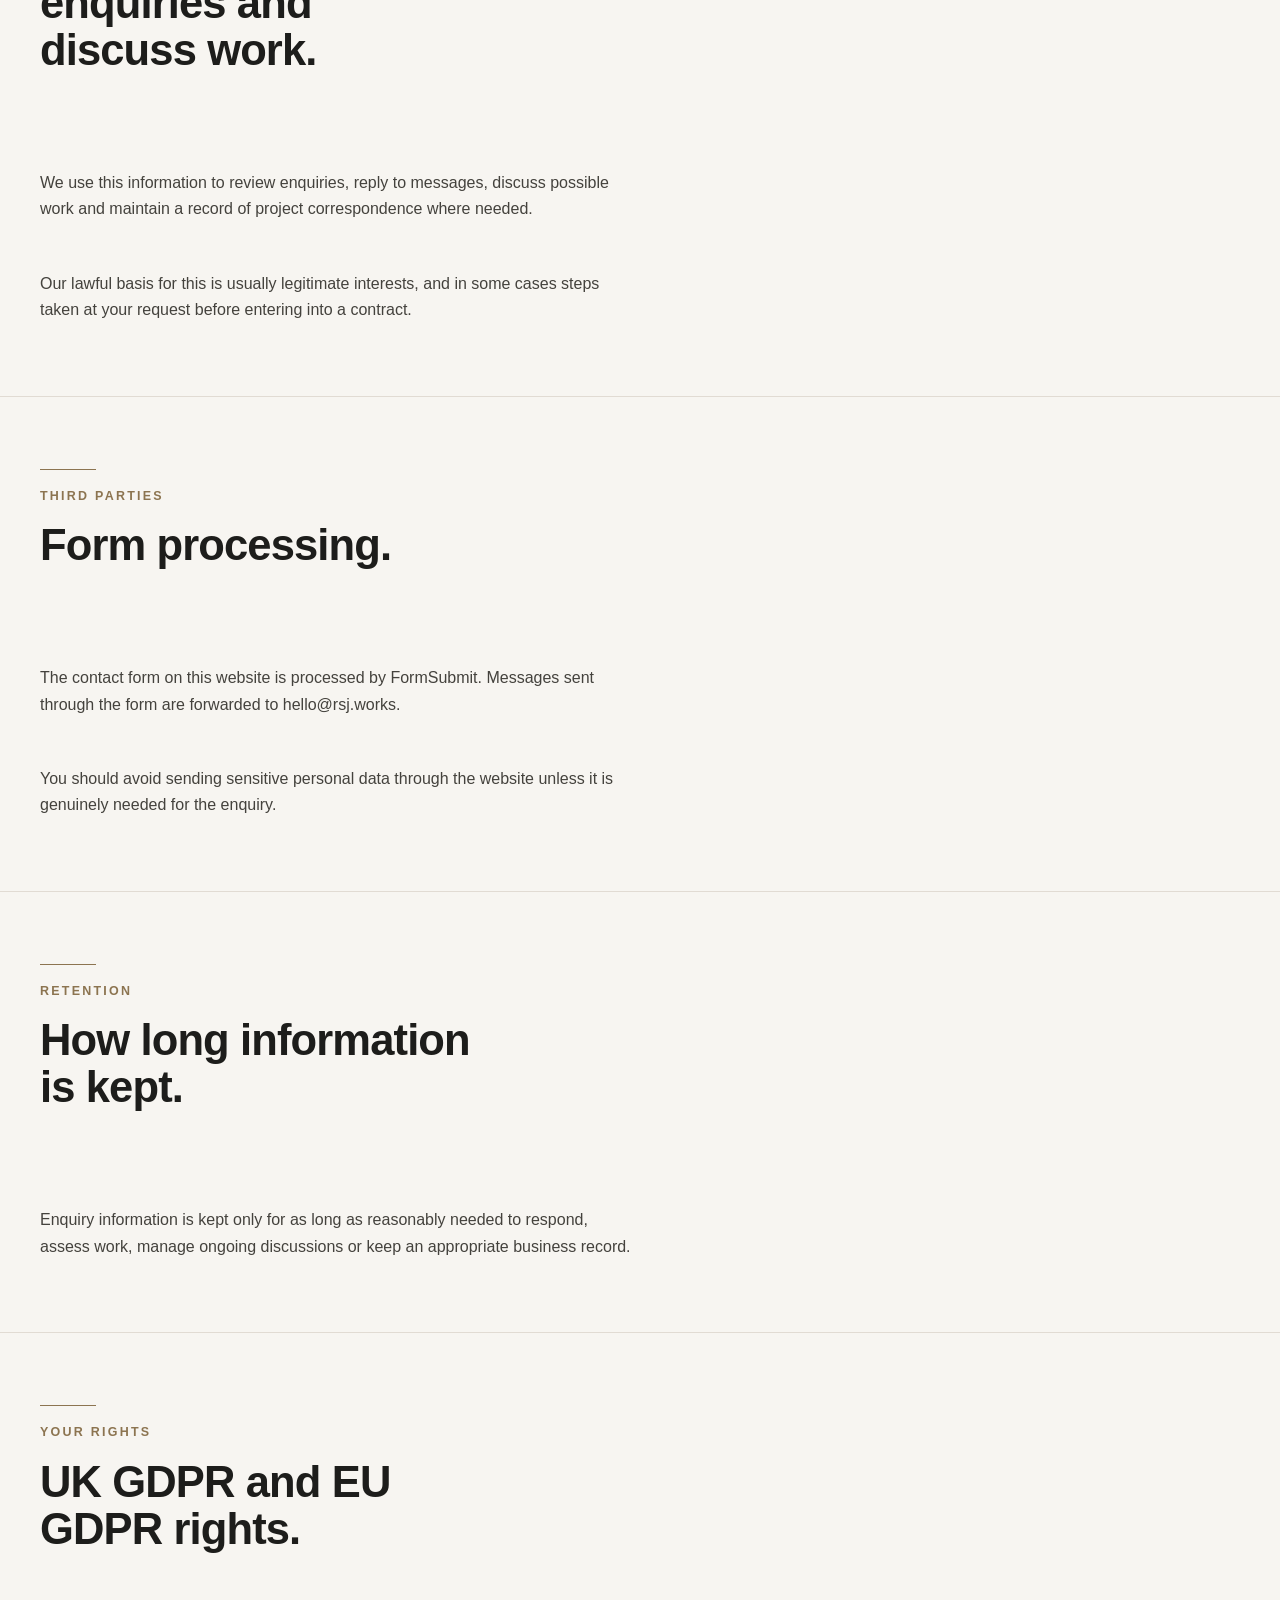
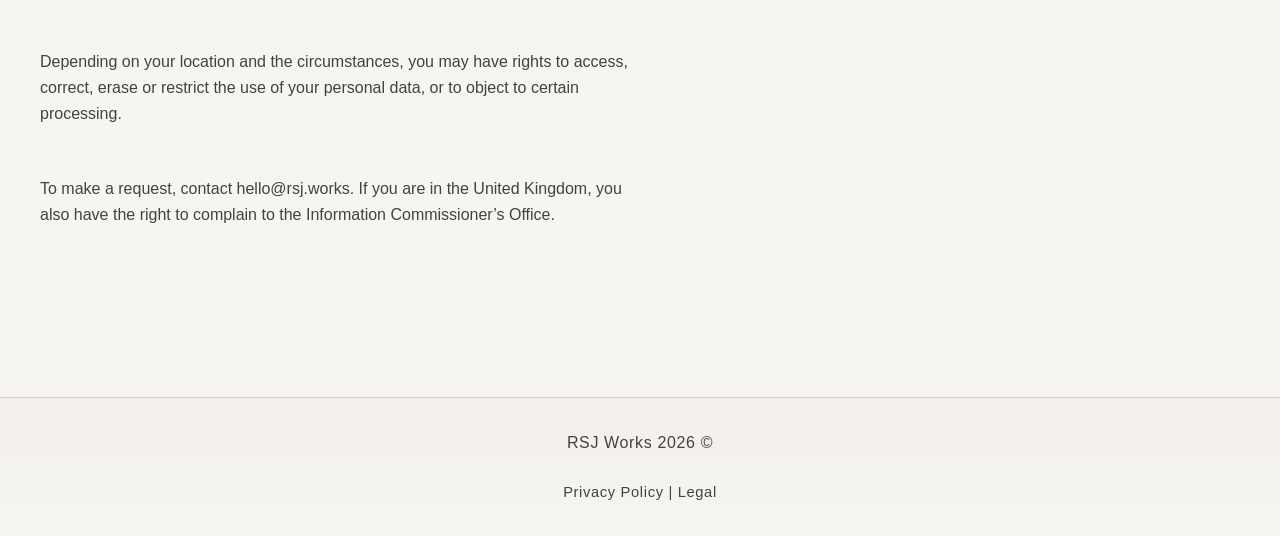
<file: privacy.html>
<!DOCTYPE html>
<html lang="en">
<head>
  <meta charset="UTF-8">
  <meta name="viewport" content="width=device-width, initial-scale=1.0">
  <title>Privacy Policy | RSJ Works</title>
  <meta name="description" content="Privacy information for RSJ Works, including how contact form enquiries are handled.">
  <meta http-equiv="Content-Security-Policy" content="default-src 'self'; script-src 'self'; style-src 'self'; img-src 'self' data:; connect-src 'none'; object-src 'none'; base-uri 'self'; form-action 'self' https://formsubmit.co; frame-ancestors 'none'; upgrade-insecure-requests">
  <meta name="referrer" content="strict-origin-when-cross-origin">
  <link rel="icon" href="assets/favicon/favicon.ico" sizes="any">
  <link rel="icon" type="image/svg+xml" href="assets/favicon/favicon.svg">
  <link rel="icon" type="image/png" sizes="96x96" href="assets/favicon/favicon-96x96.png">
  <link rel="apple-touch-icon" sizes="180x180" href="assets/favicon/apple-touch-icon.png">
  <link rel="manifest" href="assets/favicon/site.webmanifest">
  <meta name="theme-color" content="#f7f5f1">
  <link rel="stylesheet" href="styles.css">
</head>
<body>
  <header class="site-header">
    <div class="container">
      <a class="site-brand" href="index.html" aria-label="RSJ Works home">
        <img src="assets/logos/LOGO_BLK.png" alt="RSJ Works" class="site-logo">
      </a>
      <button class="menu-toggle" type="button" aria-label="Toggle navigation" aria-expanded="false" aria-controls="primary-navigation">
        <svg viewBox="0 0 24 24" aria-hidden="true" width="24" height="24">
          <path d="M4 7h16M4 12h16M4 17h16" stroke="currentColor" stroke-width="2" stroke-linecap="round"/>
        </svg>
      </button>
      <nav id="primary-navigation" class="site-nav" aria-label="Primary">
        <a href="index.html">Home</a>
        <a href="about.html">About</a>
        <a href="services.html">Services</a>
        <a href="projects.html">Projects</a>
        <a href="contact.html">Contact</a>
      </nav>
    </div>
  </header>
  <main class="site-main">
    <section class="page-intro">
      <div class="container">
        <p class="eyebrow">Privacy</p>
        <h1>Privacy Policy</h1>
        <p>This page explains what information RSJ Works collects through the website, why it is used and how it is handled.</p>
      </div>
    </section>

    <section class="section">
      <div class="container stack stack-lg">
        <div class="section-header">
          <p class="eyebrow">Who We Are</p>
          <h2>RSJ Works</h2>
        </div>
        <p>RSJ Works is a fabrication and commercial interiors business. For privacy queries, you can contact us at <a href="mailto:hello@rsj.works">hello@rsj.works</a>.</p>
        <p>Office address: 1 Bishops Square, London E1 6AD, United Kingdom.</p>
      </div>
    </section>

    <section class="section">
      <div class="container stack stack-lg">
        <div class="section-header">
          <p class="eyebrow">What We Collect</p>
          <h2>Information submitted through the website.</h2>
        </div>
        <p>If you use the contact form, RSJ Works may receive your name, email address, company name and any project details you choose to send.</p>
        <p>We may also receive normal technical information such as the time of submission and basic delivery records from the form processing service.</p>
      </div>
    </section>

    <section class="section">
      <div class="container stack stack-lg">
        <div class="section-header">
          <p class="eyebrow">Why We Use It</p>
          <h2>To respond to enquiries and discuss work.</h2>
        </div>
        <p>We use this information to review enquiries, reply to messages, discuss possible work and maintain a record of project correspondence where needed.</p>
        <p>Our lawful basis for this is usually legitimate interests, and in some cases steps taken at your request before entering into a contract.</p>
      </div>
    </section>

    <section class="section">
      <div class="container stack stack-lg">
        <div class="section-header">
          <p class="eyebrow">Third Parties</p>
          <h2>Form processing.</h2>
        </div>
        <p>The contact form on this website is processed by FormSubmit. Messages sent through the form are forwarded to <a href="mailto:hello@rsj.works">hello@rsj.works</a>.</p>
        <p>You should avoid sending sensitive personal data through the website unless it is genuinely needed for the enquiry.</p>
      </div>
    </section>

    <section class="section">
      <div class="container stack stack-lg">
        <div class="section-header">
          <p class="eyebrow">Retention</p>
          <h2>How long information is kept.</h2>
        </div>
        <p>Enquiry information is kept only for as long as reasonably needed to respond, assess work, manage ongoing discussions or keep an appropriate business record.</p>
      </div>
    </section>

    <section class="section">
      <div class="container stack stack-lg">
        <div class="section-header">
          <p class="eyebrow">Your Rights</p>
          <h2>UK GDPR and EU GDPR rights.</h2>
        </div>
        <p>Depending on your location and the circumstances, you may have rights to access, correct, erase or restrict the use of your personal data, or to object to certain processing.</p>
        <p>To make a request, contact <a href="mailto:hello@rsj.works">hello@rsj.works</a>. If you are in the United Kingdom, you also have the right to complain to the Information Commissioner’s Office.</p>
      </div>
    </section>
  </main>
  <footer class="site-footer">
    <div class="container footer-stack">
      <p>RSJ Works 2026 &copy;</p>
      <p class="fine-print"><a href="privacy.html" aria-current="page">Privacy Policy</a> | <a href="legal.html">Legal</a></p>
    </div>
  </footer>
  <script src="script.js" defer></script>
</body>
</html>
</file>
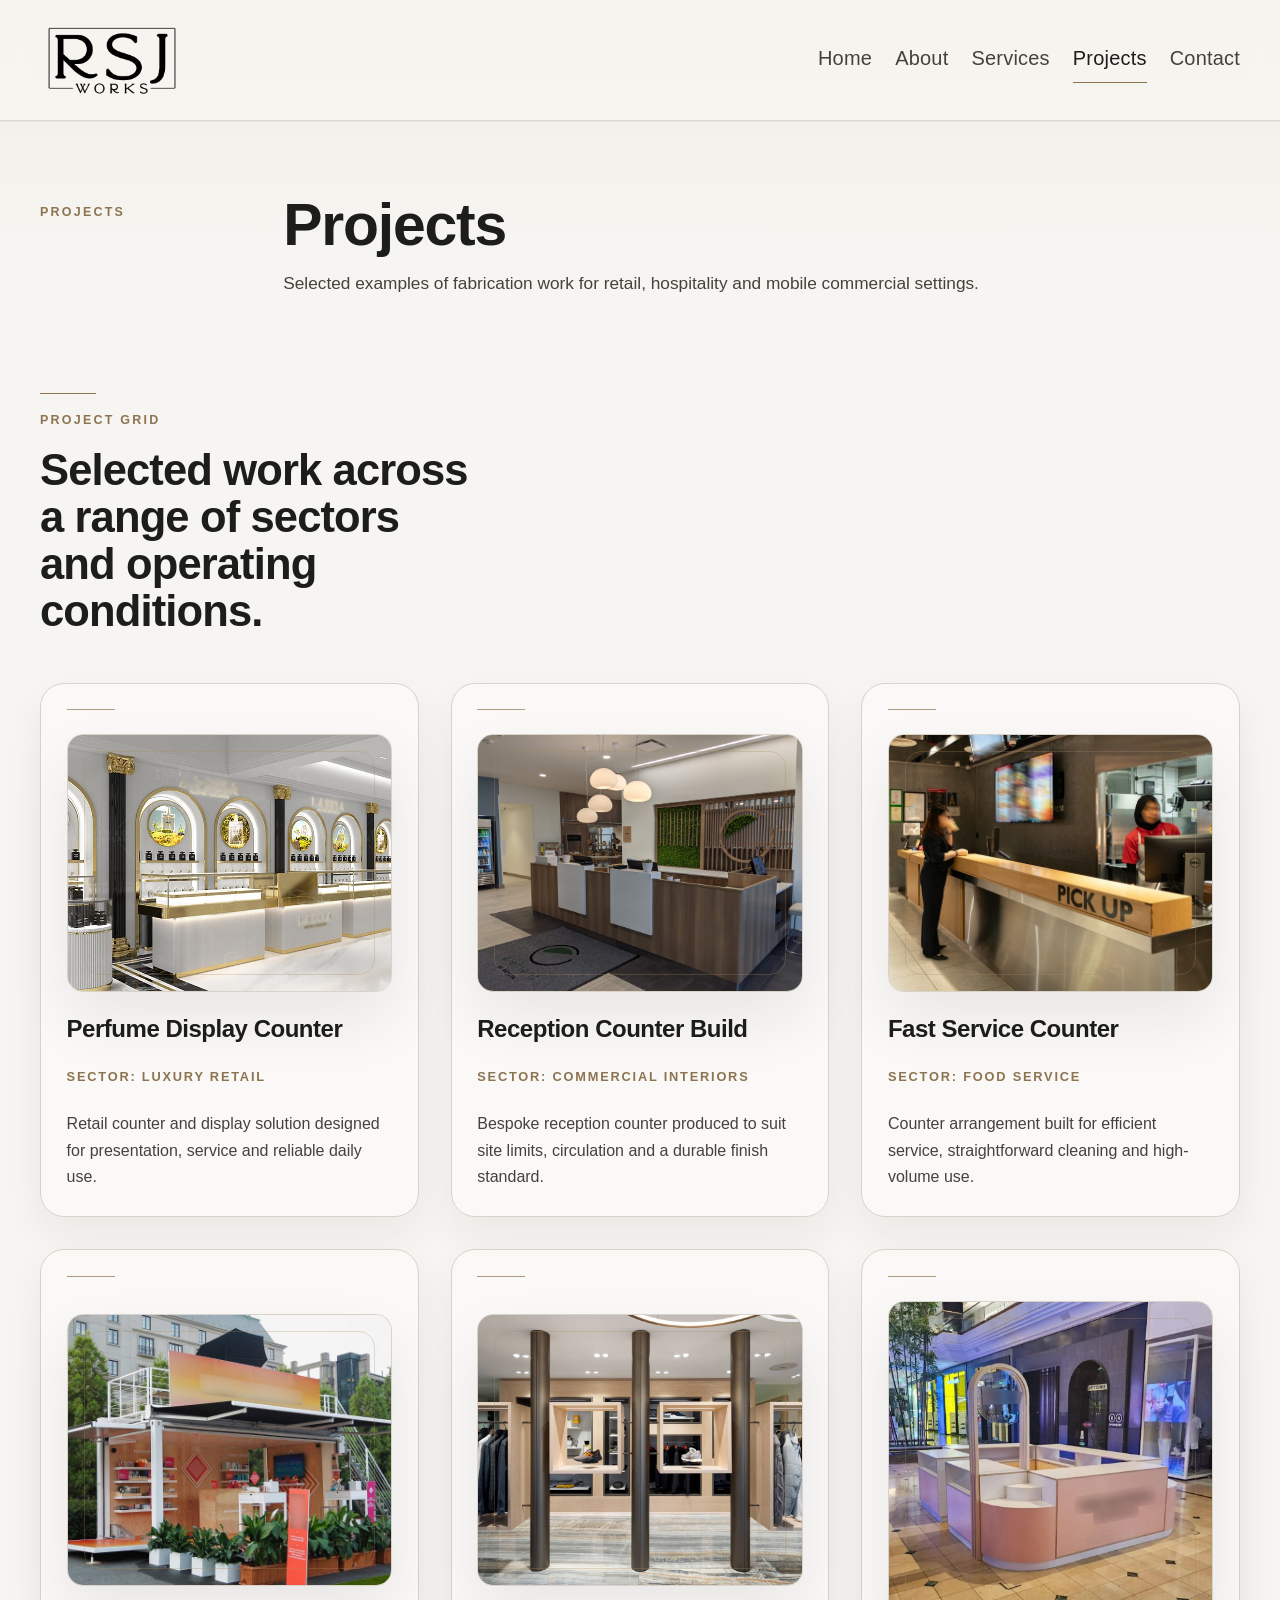
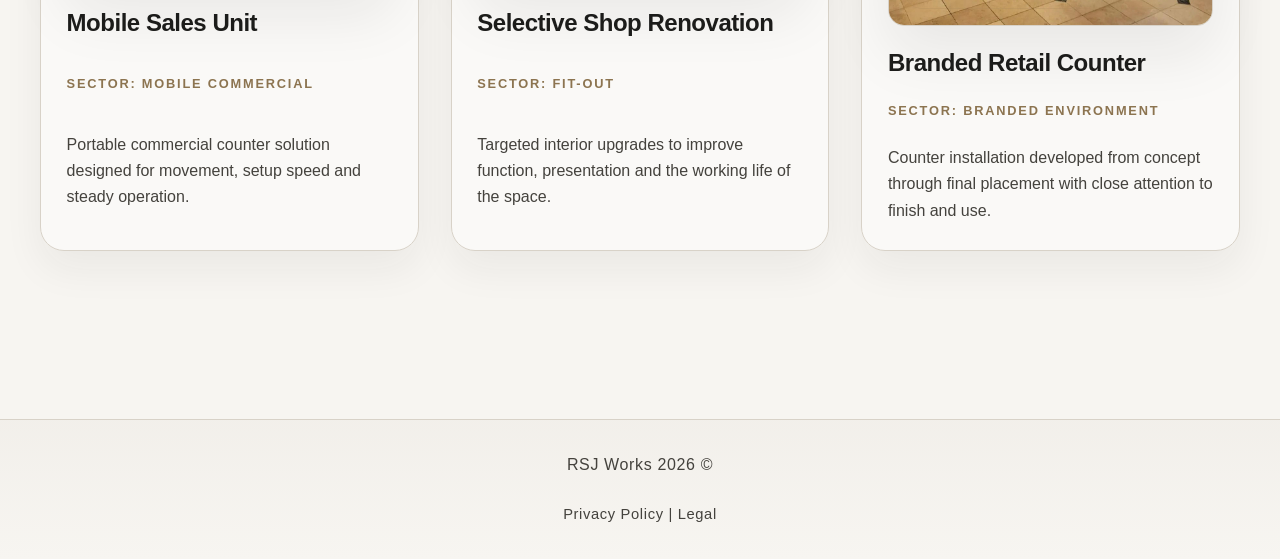
<file: projects.html>
<!DOCTYPE html>
<html lang="en">
<head>
  <meta charset="UTF-8">
  <meta name="viewport" content="width=device-width, initial-scale=1.0">
  <title>Projects | RSJ Works</title>
  <meta name="description" content="Selected RSJ Works projects across luxury retail, food service, mobile counters and commercial interiors.">
  <meta http-equiv="Content-Security-Policy" content="default-src 'self'; script-src 'self'; style-src 'self'; img-src 'self' data:; connect-src 'none'; object-src 'none'; base-uri 'self'; form-action 'self' https://formsubmit.co; frame-ancestors 'none'; upgrade-insecure-requests">
  <meta name="referrer" content="strict-origin-when-cross-origin">
  <link rel="icon" href="assets/favicon/favicon.ico" sizes="any">
  <link rel="icon" type="image/svg+xml" href="assets/favicon/favicon.svg">
  <link rel="icon" type="image/png" sizes="96x96" href="assets/favicon/favicon-96x96.png">
  <link rel="apple-touch-icon" sizes="180x180" href="assets/favicon/apple-touch-icon.png">
  <link rel="manifest" href="assets/favicon/site.webmanifest">
  <meta name="theme-color" content="#f7f5f1">
  <link rel="stylesheet" href="styles.css">
</head>
<body>
  <header class="site-header">
    <div class="container">
      <a class="site-brand" href="index.html" aria-label="RSJ Works home">
        <img src="assets/logos/LOGO_BLK.png" alt="RSJ Works" class="site-logo">
      </a>
      <button class="menu-toggle" type="button" aria-label="Toggle navigation" aria-expanded="false" aria-controls="primary-navigation">
        <svg viewBox="0 0 24 24" aria-hidden="true" width="24" height="24">
          <path d="M4 7h16M4 12h16M4 17h16" stroke="currentColor" stroke-width="2" stroke-linecap="round"/>
        </svg>
      </button>
      <nav id="primary-navigation" class="site-nav" aria-label="Primary">
        <a href="index.html">Home</a>
        <a href="about.html">About</a>
        <a href="services.html">Services</a>
        <a href="projects.html" aria-current="page">Projects</a>
        <a href="contact.html">Contact</a>
      </nav>
    </div>
  </header>
  <main class="site-main">
    <section class="page-intro">
      <div class="container">
        <p class="eyebrow">Projects</p>
        <h1>Projects</h1>
        <p>Selected examples of fabrication work for retail, hospitality and mobile commercial settings.</p>
      </div>
    </section>

    <section class="section" aria-labelledby="projects-grid-title">
      <div class="container">
        <div class="section-header">
          <p class="eyebrow">Project Grid</p>
          <h2 id="projects-grid-title">Selected work across a range of sectors and operating conditions.</h2>
        </div>
        <div class="grid grid-three">
          <article class="card">
            <figure class="image-frame">
              <!-- replace with real project image -->
              <img src="assets/images/projects/project-01.jpg" alt="Placeholder project image for bespoke retail counter">
            </figure>
            <h3 class="card-title">Perfume Display Counter</h3>
            <p class="meta">Sector: Luxury Retail</p>
            <p>Retail counter and display solution designed for presentation, service and reliable daily use.</p>
          </article>
          <article class="card">
            <figure class="image-frame">
              <!-- replace with real project image -->
              <img src="assets/images/projects/project-02.jpg" alt="Placeholder project image for reception or branded environment">
            </figure>
            <h3 class="card-title">Reception Counter Build</h3>
            <p class="meta">Sector: Commercial Interiors</p>
            <p>Bespoke reception counter produced to suit site limits, circulation and a durable finish standard.</p>
          </article>
          <article class="card">
            <figure class="image-frame">
              <!-- replace with real project image -->
              <img src="assets/images/projects/project-03.jpg" alt="Placeholder project image for food service counter">
            </figure>
            <h3 class="card-title">Fast Service Counter</h3>
            <p class="meta">Sector: Food Service</p>
            <p>Counter arrangement built for efficient service, straightforward cleaning and high-volume use.</p>
          </article>
          <article class="card">
            <figure class="image-frame">
              <!-- replace with real project image -->
              <img src="assets/images/projects/project-04.jpg" alt="Placeholder project image for mobile commercial unit">
            </figure>
            <h3 class="card-title">Mobile Sales Unit</h3>
            <p class="meta">Sector: Mobile Commercial</p>
            <p>Portable commercial counter solution designed for movement, setup speed and steady operation.</p>
          </article>
          <article class="card">
            <figure class="image-frame">
              <!-- replace with real project image -->
              <img src="assets/images/projects/project-05.jpg" alt="Placeholder project image for shop fit-out">
            </figure>
            <h3 class="card-title">Selective Shop Renovation</h3>
            <p class="meta">Sector: Fit-Out</p>
            <p>Targeted interior upgrades to improve function, presentation and the working life of the space.</p>
          </article>
          <article class="card">
            <figure class="image-frame">
              <!-- replace with real project image -->
              <img src="assets/images/projects/project-06.jpg" alt="Placeholder project image for branded counter installation">
            </figure>
            <h3 class="card-title">Branded Retail Counter</h3>
            <p class="meta">Sector: Branded Environment</p>
            <p>Counter installation developed from concept through final placement with close attention to finish and use.</p>
          </article>
        </div>
      </div>
    </section>
  </main>
  <footer class="site-footer">
    <div class="container footer-stack">
      <p>RSJ Works 2026 &copy;</p>
      <p class="fine-print"><a href="privacy.html">Privacy Policy</a> | <a href="legal.html">Legal</a></p>
    </div>
  </footer>
  <script src="script.js" defer></script>
</body>
</html>
</file>
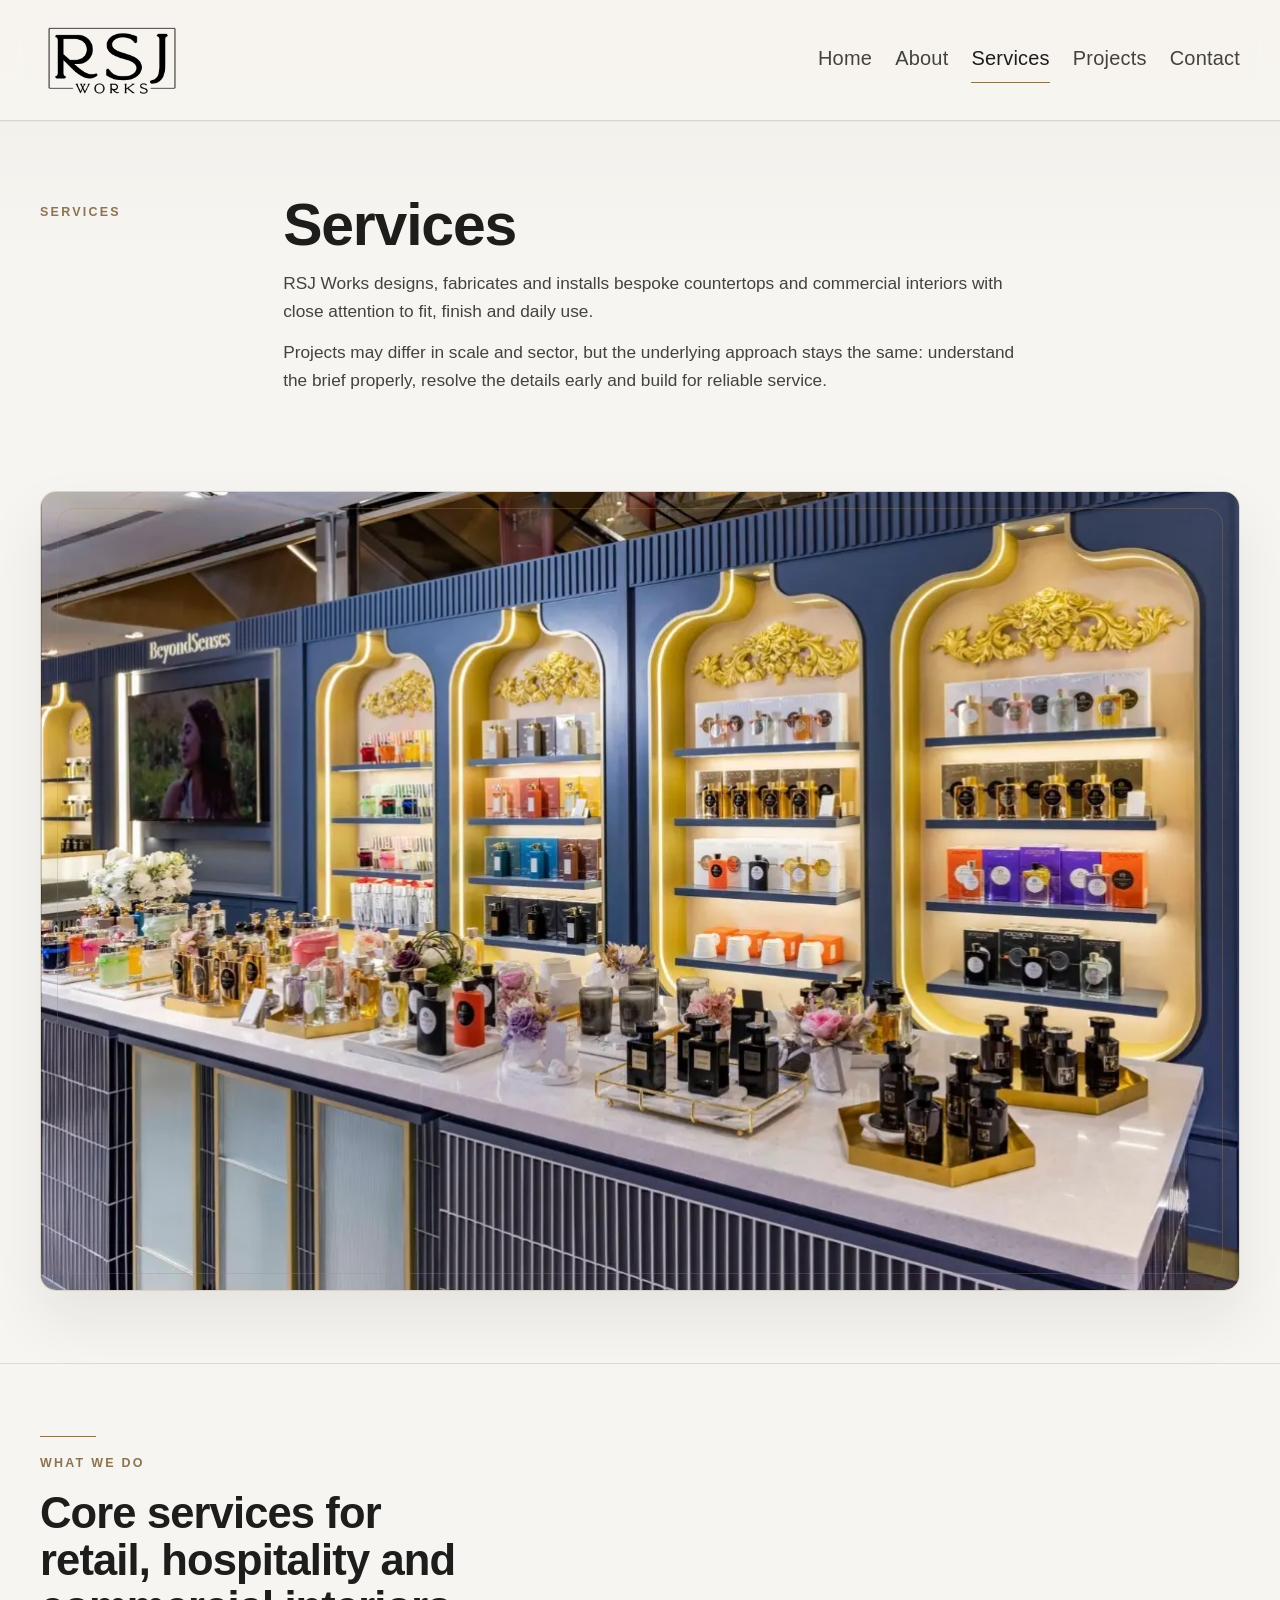
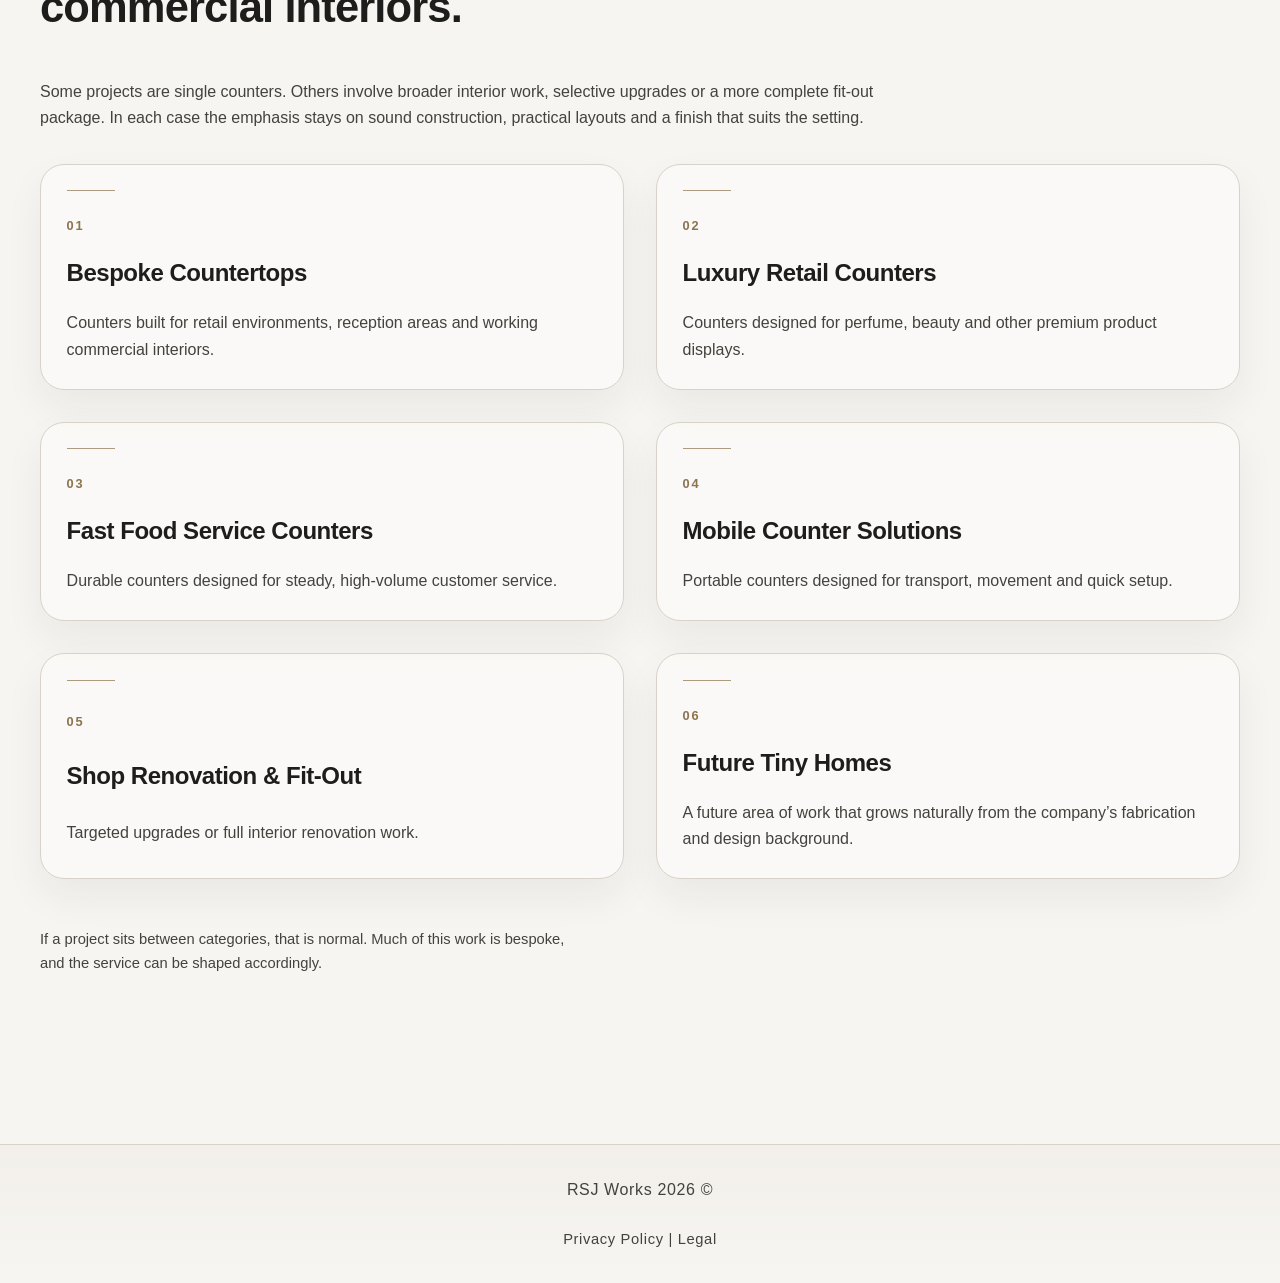
<file: services.html>
<!DOCTYPE html>
<html lang="en">
<head>
  <meta charset="UTF-8">
  <meta name="viewport" content="width=device-width, initial-scale=1.0">
  <title>Services | RSJ Works</title>
  <meta name="description" content="RSJ Works provides bespoke countertops, retail counters, food service counters, mobile counters and shop fit-out work.">
  <meta http-equiv="Content-Security-Policy" content="default-src 'self'; script-src 'self'; style-src 'self'; img-src 'self' data:; connect-src 'none'; object-src 'none'; base-uri 'self'; form-action 'self' https://formsubmit.co; frame-ancestors 'none'; upgrade-insecure-requests">
  <meta name="referrer" content="strict-origin-when-cross-origin">
  <link rel="icon" href="assets/favicon/favicon.ico" sizes="any">
  <link rel="icon" type="image/svg+xml" href="assets/favicon/favicon.svg">
  <link rel="icon" type="image/png" sizes="96x96" href="assets/favicon/favicon-96x96.png">
  <link rel="apple-touch-icon" sizes="180x180" href="assets/favicon/apple-touch-icon.png">
  <link rel="manifest" href="assets/favicon/site.webmanifest">
  <meta name="theme-color" content="#f7f5f1">
  <link rel="stylesheet" href="styles.css">
</head>
<body>
  <header class="site-header">
    <div class="container">
      <a class="site-brand" href="index.html" aria-label="RSJ Works home">
        <img src="assets/logos/LOGO_BLK.png" alt="RSJ Works" class="site-logo">
      </a>
      <button class="menu-toggle" type="button" aria-label="Toggle navigation" aria-expanded="false" aria-controls="primary-navigation">
        <svg viewBox="0 0 24 24" aria-hidden="true" width="24" height="24">
          <path d="M4 7h16M4 12h16M4 17h16" stroke="currentColor" stroke-width="2" stroke-linecap="round"/>
        </svg>
      </button>
      <nav id="primary-navigation" class="site-nav" aria-label="Primary">
        <a href="index.html">Home</a>
        <a href="about.html">About</a>
        <a href="services.html" aria-current="page">Services</a>
        <a href="projects.html">Projects</a>
        <a href="contact.html">Contact</a>
      </nav>
    </div>
  </header>
  <main class="site-main">
    <section class="page-intro">
      <div class="container">
        <p class="eyebrow">Services</p>
        <h1>Services</h1>
        <p>RSJ Works designs, fabricates and installs bespoke countertops and commercial interiors with close attention to fit, finish and daily use.</p>
        <p>Projects may differ in scale and sector, but the underlying approach stays the same: understand the brief properly, resolve the details early and build for reliable service.</p>
      </div>
    </section>

    <section class="section">
      <div class="container">
        <figure class="image-frame">
          <!-- replace with real service image -->
          <img src="assets/images/services/services-overview.jpg" alt="Placeholder image for RSJ Works services overview">
        </figure>
      </div>
    </section>

    <section class="section" aria-labelledby="service-list-title">
      <div class="container">
        <div class="section-header">
          <p class="eyebrow">What We Do</p>
          <h2 id="service-list-title">Core services for retail, hospitality and commercial interiors.</h2>
        </div>
        <p class="section-copy">Some projects are single counters. Others involve broader interior work, selective upgrades or a more complete fit-out package. In each case the emphasis stays on sound construction, practical layouts and a finish that suits the setting.</p>
        <div class="grid grid-two">
          <article class="card">
            <p class="meta">01</p>
            <h3 class="card-title">Bespoke Countertops</h3>
            <p>Counters built for retail environments, reception areas and working commercial interiors.</p>
          </article>
          <article class="card">
            <p class="meta">02</p>
            <h3 class="card-title">Luxury Retail Counters</h3>
            <p>Counters designed for perfume, beauty and other premium product displays.</p>
          </article>
          <article class="card">
            <p class="meta">03</p>
            <h3 class="card-title">Fast Food Service Counters</h3>
            <p>Durable counters designed for steady, high-volume customer service.</p>
          </article>
          <article class="card">
            <p class="meta">04</p>
            <h3 class="card-title">Mobile Counter Solutions</h3>
            <p>Portable counters designed for transport, movement and quick setup.</p>
          </article>
          <article class="card">
            <p class="meta">05</p>
            <h3 class="card-title">Shop Renovation &amp; Fit-Out</h3>
            <p>Targeted upgrades or full interior renovation work.</p>
          </article>
          <article class="card">
            <p class="meta">06</p>
            <h3 class="card-title">Future Tiny Homes</h3>
            <p>A future area of work that grows naturally from the company’s fabrication and design background.</p>
          </article>
        </div>
        <div class="section-action">
          <p class="fine-print">If a project sits between categories, that is normal. Much of this work is bespoke, and the service can be shaped accordingly.</p>
        </div>
      </div>
    </section>
  </main>
  <footer class="site-footer">
    <div class="container footer-stack">
      <p>RSJ Works 2026 &copy;</p>
      <p class="fine-print"><a href="privacy.html">Privacy Policy</a> | <a href="legal.html">Legal</a></p>
    </div>
  </footer>
  <script src="script.js" defer></script>
</body>
</html>
</file>
<file: styles.css>
:root {
  --color-ink: #1d1d1b;
  --color-paper: #f7f5f1;
  --color-body: #44423d;
  --color-accent: #8c7450;
  --color-line: #d8d2c8;
  --color-panel: #ece7de;
  --color-panel-strong: #ddd5c7;
  --color-dark-surface: #242422;
  --color-dark-surface-alt: #2d2c29;
  --shadow-soft: 0 18px 40px rgba(29, 29, 27, 0.06);
  --shadow-card: 0 28px 60px rgba(29, 29, 27, 0.08);
  --radius-sm: 0.4rem;
  --radius-md: 0.9rem;
  --radius-lg: 1.5rem;
  --container-width: 1200px;
  --content-width: 780px;
  --space-2xs: 0.45rem;
  --space-xs: 0.75rem;
  --space-sm: 1rem;
  --space-md: 1.5rem;
  --space-lg: 2rem;
  --space-xl: 3rem;
  --space-2xl: 4.5rem;
  --space-3xl: 6rem;
  --space-4xl: 8rem;
  --transition-fast: 180ms ease;
}

*,
*::before,
*::after {
  box-sizing: border-box;
}

html {
  scroll-behavior: smooth;
}

body {
  margin: 0;
  min-width: 320px;
  font-family: -apple-system, BlinkMacSystemFont, "Segoe UI", Helvetica, Arial, sans-serif;
  font-size: 1rem;
  line-height: 1.65;
  color: var(--color-body);
  background:
    linear-gradient(180deg, rgba(216, 210, 200, 0.22) 0, rgba(247, 245, 241, 0) 16rem),
    var(--color-paper);
  text-rendering: optimizeLegibility;
  -webkit-font-smoothing: antialiased;
}

img {
  display: block;
  max-width: 100%;
  height: auto;
}

a {
  color: inherit;
  text-decoration: none;
}

button,
input,
textarea,
select {
  font: inherit;
}

.hp-field {
  position: absolute;
  left: -9999px;
  width: 1px;
  height: 1px;
  opacity: 0;
  pointer-events: none;
}

button {
  cursor: pointer;
}

.container {
  width: min(calc(100% - 3rem), var(--container-width));
  margin: 0 auto;
}

.site-header {
  position: sticky;
  top: 0;
  z-index: 500;
  border-bottom: 1px solid rgba(216, 210, 200, 0.85);
  background: rgba(247, 245, 241, 0.94);
  backdrop-filter: blur(12px);
  box-shadow: 0 1px 0 rgba(29, 29, 27, 0.04);
}

.site-header .container {
  display: flex;
  align-items: center;
  justify-content: space-between;
  gap: var(--space-lg);
  min-height: 7.5rem;
}

.site-brand {
  display: inline-flex;
  align-items: center;
  min-height: 2.5rem;
}

.site-logo {
  width: auto;
  max-width: 560px;
  max-height: 7rem;
}

.site-nav {
  display: flex;
  align-items: center;
  justify-content: flex-end;
  flex-wrap: wrap;
  gap: clamp(0.85rem, 1.8vw, 1.75rem);
}

.site-nav a {
  position: relative;
  padding-bottom: 0.15rem;
  font-size: 1.25rem;
  font-weight: 500;
  letter-spacing: 0.01em;
  color: var(--color-body);
  transition: color var(--transition-fast);
}

.site-nav a::after {
  content: "";
  position: absolute;
  left: 0;
  bottom: -0.32rem;
  width: 100%;
  height: 1px;
  background: var(--color-accent);
  transform: scaleX(0);
  transform-origin: left center;
  transition: transform var(--transition-fast);
}

.site-nav a:hover,
.site-nav a:focus-visible,
.site-nav a[aria-current="page"] {
  color: var(--color-ink);
}

.site-nav a:hover::after,
.site-nav a:focus-visible::after,
.site-nav a[aria-current="page"]::after {
  transform: scaleX(1);
}

.menu-toggle {
  display: none !important;
  align-items: center;
  justify-content: center;
  width: 3.2rem;
  height: 3.2rem;
  padding: 0;
  border: 1px solid rgba(216, 210, 200, 0.95);
  border-radius: 0.35rem;
  background: rgba(247, 245, 241, 0.92);
  color: var(--color-ink);
  box-shadow: 0 10px 22px rgba(29, 29, 27, 0.08);
  transition:
    background-color var(--transition-fast),
    border-color var(--transition-fast),
    color var(--transition-fast),
    transform var(--transition-fast),
    box-shadow var(--transition-fast);
}

.menu-toggle:hover,
.menu-toggle:focus-visible {
  border-color: var(--color-accent);
  background: #fff;
  transform: translateY(-1px);
  box-shadow: 0 14px 28px rgba(29, 29, 27, 0.12);
}

.menu-toggle:focus-visible {
  outline: 2px solid var(--color-accent);
  outline-offset: 3px;
}

.menu-toggle svg {
  width: 1.25rem;
  height: 1.25rem;
}

.menu-toggle path {
  stroke-width: 1.7;
}

.site-main {
  padding: var(--space-md) 0 var(--space-3xl);
}

.page-intro {
  padding: var(--space-xl) 0 var(--space-md);
}

.page-intro .container {
  display: grid;
  grid-template-columns: minmax(8rem, 12rem) minmax(0, 1fr);
  column-gap: clamp(1.5rem, 4vw, 4rem);
  row-gap: 0.75rem;
  align-items: start;
  max-width: var(--container-width);
}

.eyebrow {
  margin: 0;
  font-size: 0.78rem;
  font-weight: 700;
  letter-spacing: 0.18em;
  text-transform: uppercase;
  color: var(--color-accent);
}

h1,
h2,
h3,
h4,
p,
figure,
ul {
  margin: 0;
}

h1,
h2,
h3,
h4 {
  color: var(--color-ink);
  font-weight: 600;
  line-height: 1.08;
  letter-spacing: -0.02em;
}

h1 {
  font-size: clamp(2.8rem, 6.4vw, 5.8rem);
  max-width: 12ch;
}

h2 {
  font-size: clamp(1.9rem, 3.4vw, 3rem);
  max-width: 18ch;
}

h3 {
  font-size: clamp(1.2rem, 2vw, 1.5rem);
}

p {
  max-width: 67ch;
}

.page-intro p:last-child,
.page-intro p:nth-last-child(2) {
  font-size: 1.08rem;
}

.page-intro .eyebrow {
  grid-column: 1;
  padding-top: 0.55rem;
}

.page-intro h1,
.page-intro p:not(.eyebrow) {
  grid-column: 2;
}

.page-intro h1 {
  max-width: none;
  font-size: clamp(2.3rem, 4.6vw, 4.25rem);
}

.page-intro p:not(.eyebrow) {
  max-width: 46rem;
}

.hero-banner {
  padding: var(--space-sm) 0 var(--space-xl);
}

.hero-image {
  min-height: clamp(28rem, 70vh, 44rem);
}

.hero-image::after {
  content: "";
  position: absolute;
  inset: 0;
  background:
    linear-gradient(90deg, rgba(29, 29, 27, 0.68) 0%, rgba(29, 29, 27, 0.42) 44%, rgba(29, 29, 27, 0.18) 100%);
}

.hero-overlay {
  position: absolute;
  inset: auto auto 0 0;
  z-index: 2;
  display: grid;
  gap: var(--space-md);
  width: min(100%, 50rem);
  padding: clamp(1.5rem, 4vw, 3rem);
  color: rgba(247, 245, 241, 0.88);
}

.hero-overlay h1,
.hero-overlay p {
  color: var(--color-paper);
  max-width: 34rem;
}

.hero-overlay .eyebrow {
  color: #d9bf96;
  font-weight: 800;
  letter-spacing: 0.2em;
}

.hero-overlay p {
  font-size: 1.08rem;
  font-weight: 600;
  line-height: 1.7;
}

.section {
  padding: var(--space-2xl) 0;
}

.section + .section {
  border-top: 1px solid rgba(216, 210, 200, 0.72);
}

.section-header {
  display: grid;
  gap: var(--space-sm);
  margin-bottom: var(--space-xl);
  max-width: 46rem;
}

.section-header::before {
  content: "";
  width: 3.5rem;
  height: 1px;
  background: var(--color-accent);
}

.section-copy {
  margin-bottom: var(--space-lg);
  max-width: 54rem;
}

.section-action {
  margin-top: var(--space-xl);
}

.split-layout {
  display: grid;
  grid-template-columns: minmax(0, 1.05fr) minmax(18rem, 0.95fr);
  gap: clamp(2rem, 5vw, 4.5rem);
  align-items: start;
}

.grid {
  display: grid;
  gap: var(--space-lg);
}

.grid-two {
  grid-template-columns: repeat(2, minmax(0, 1fr));
}

.grid-three {
  grid-template-columns: repeat(3, minmax(0, 1fr));
}

.stack {
  display: grid;
  gap: var(--space-md);
}

.stack-lg {
  gap: var(--space-xl);
}

.card,
.panel {
  border: 1px solid var(--color-line);
  border-radius: var(--radius-lg);
  background: rgba(255, 255, 255, 0.38);
  box-shadow: var(--shadow-soft);
}

.card {
  display: grid;
  gap: var(--space-md);
  padding: clamp(1.25rem, 2vw, 1.75rem);
  position: relative;
}

.card::before {
  content: "";
  width: 3rem;
  height: 1px;
  background: rgba(140, 116, 80, 0.7);
}

.panel {
  display: grid;
  gap: var(--space-md);
  padding: clamp(1.5rem, 3vw, 2.25rem);
}

.card-title {
  color: var(--color-ink);
}

.meta {
  font-size: 0.8rem;
  font-weight: 700;
  letter-spacing: 0.14em;
  text-transform: uppercase;
  color: var(--color-accent);
}

.feature-list,
.detail-list {
  display: grid;
  gap: var(--space-md);
  padding: 0;
  list-style: none;
}

.feature-list {
  grid-template-columns: repeat(4, minmax(0, 1fr));
  gap: 1px;
  border: 1px solid var(--color-line);
  background: var(--color-line);
  overflow: hidden;
  border-radius: var(--radius-lg);
  box-shadow: var(--shadow-soft);
}

.feature-list li {
  min-height: 100%;
  padding: 1.35rem 1.25rem;
  background: rgba(255, 255, 255, 0.46);
  color: var(--color-ink);
  font-weight: 500;
}

.detail-list li,
.stack ul li {
  position: relative;
  padding-left: 1rem;
}

.detail-list li::before,
.stack ul li::before {
  content: "";
  position: absolute;
  left: 0;
  top: 0.72rem;
  width: 0.35rem;
  height: 0.35rem;
  border-radius: 50%;
  background: var(--color-accent);
}

.image-frame {
  position: relative;
  overflow: hidden;
  min-height: 16rem;
  border: 1px solid var(--color-line);
  border-radius: 1rem;
  background:
    linear-gradient(135deg, rgba(216, 210, 200, 0.7), rgba(247, 245, 241, 0.95)),
    var(--color-panel);
  box-shadow: var(--shadow-card);
}

.image-frame::before {
  content: "";
  position: absolute;
  inset: 1rem;
  border: 1px solid rgba(168, 138, 90, 0.28);
  border-radius: calc(var(--radius-lg) - 0.5rem);
  pointer-events: none;
}

.image-frame img {
  width: 100%;
  height: 100%;
  min-height: inherit;
  object-fit: cover;
}

.button {
  display: inline-flex;
  align-items: center;
  justify-content: center;
  min-height: 3rem;
  padding: 0.8rem 1.3rem;
  border: 1px solid var(--color-ink);
  border-radius: 999px;
  background: transparent;
  color: var(--color-ink);
  font-weight: 500;
  letter-spacing: 0.01em;
  transition:
    background-color var(--transition-fast),
    border-color var(--transition-fast),
    color var(--transition-fast),
    transform var(--transition-fast);
}

.button:hover,
.button:focus-visible {
  background: var(--color-ink);
  color: var(--color-paper);
  transform: translateY(-1px);
}

.button-secondary {
  border-color: var(--color-line);
  color: var(--color-body);
  background: rgba(255, 255, 255, 0.4);
}

.button-secondary:hover,
.button-secondary:focus-visible {
  border-color: var(--color-accent);
  background: rgba(168, 138, 90, 0.08);
  color: var(--color-ink);
}

.surface-dark {
  color: rgba(247, 245, 241, 0.82);
  background:
    linear-gradient(135deg, rgba(36, 36, 34, 0.98), rgba(45, 44, 41, 0.98)),
    var(--color-dark-surface);
}

.surface-dark .container {
  padding-top: var(--space-sm);
  padding-bottom: var(--space-sm);
}

.surface-dark h1,
.surface-dark h2,
.surface-dark h3,
.surface-dark p,
.surface-dark .card-title {
  color: var(--color-paper);
}

.surface-dark .eyebrow,
.surface-dark .meta {
  color: #d9bf96;
}

.surface-dark .panel {
  background: rgba(255, 255, 255, 0.04);
  border-color: rgba(216, 210, 200, 0.15);
  box-shadow: none;
}

.surface-dark .button {
  border-color: var(--color-paper);
  color: var(--color-paper);
}

.surface-dark .button:hover,
.surface-dark .button:focus-visible {
  background: var(--color-paper);
  color: var(--color-ink);
}

form {
  display: grid;
  gap: var(--space-md);
}

label {
  display: grid;
  gap: 0.45rem;
  color: var(--color-ink);
  font-weight: 500;
}

input,
textarea,
select {
  width: 100%;
  border: 1px solid var(--color-line);
  border-radius: var(--radius-sm);
  padding: 0.95rem 1rem;
  background: rgba(255, 255, 255, 0.78);
  color: var(--color-ink);
  transition:
    border-color var(--transition-fast),
    background-color var(--transition-fast),
    box-shadow var(--transition-fast);
}

textarea {
  min-height: 10rem;
  resize: vertical;
}

input:focus,
textarea:focus,
select:focus {
  outline: none;
  border-color: var(--color-accent);
  box-shadow: 0 0 0 4px rgba(168, 138, 90, 0.12);
  background: #fff;
}

.fine-print {
  font-size: 0.92rem;
}

.contact-layout {
  align-items: stretch;
}

.contact-details {
  grid-template-rows: auto auto 1fr;
}

.contact-figure {
  height: 100%;
  min-height: 100%;
}

.contact-panel {
  height: 100%;
  align-content: start;
}

.mini-contact-box {
  position: relative;
  gap: var(--space-sm);
  max-width: 28rem;
  padding: 1.5rem 1.5rem 1.5rem 1.6rem;
  border: 1px solid rgba(217, 191, 150, 0.24);
  border-left: 2px solid rgba(217, 191, 150, 0.58);
  border-radius: 0.9rem;
  background: rgba(255, 255, 255, 0.04);
  box-shadow: none;
}

.mini-contact-links {
  display: grid;
  gap: var(--space-md);
  margin-top: var(--space-xs);
  justify-items: start;
}

.mini-contact-box .meta {
  margin-bottom: 0.15rem;
}

.mini-contact-box .card-title {
  max-width: 14ch;
  font-size: clamp(1.45rem, 2vw, 1.85rem);
  line-height: 1.12;
}

.mini-contact-box p {
  max-width: 30ch;
}

.mini-contact-box a[href^="mailto:"] {
  font-size: 1.1rem;
  color: var(--color-paper);
  word-break: break-word;
}

.mini-contact-box .button {
  width: fit-content;
  min-width: 12rem;
  align-self: start;
  margin: 0;
}

.site-footer {
  border-top: 1px solid var(--color-line);
  background: linear-gradient(180deg, rgba(216, 210, 200, 0.16), rgba(247, 245, 241, 0));
}

.site-footer .container {
  display: flex;
  align-items: center;
  justify-content: center;
  gap: var(--space-md);
  padding: var(--space-lg) 0;
  text-align: center;
  letter-spacing: 0.04em;
}

.footer-stack {
  display: grid !important;
  gap: 0.35rem;
}

::selection {
  color: var(--color-paper);
  background: var(--color-accent);
}

@media (max-width: 1080px) {
  .grid-three {
    grid-template-columns: repeat(2, minmax(0, 1fr));
  }

  .feature-list {
    grid-template-columns: repeat(2, minmax(0, 1fr));
  }
}

@media (max-width: 920px) {
  .site-header {
    position: static;
  }

  .split-layout,
  .grid-two,
  .grid-three {
    grid-template-columns: 1fr;
  }

  .site-footer .container {
    flex-direction: column;
    align-items: flex-start;
  }
}

@media (max-width: 720px) {
  .container {
    width: min(calc(100% - 2rem), var(--container-width));
  }

  .site-header {
    position: relative;
    z-index: 800;
  }

  .site-header .container {
    position: relative;
    display: grid;
    grid-template-columns: 1fr auto;
    align-items: center;
    min-height: 0;
    padding: 0.7rem 0;
    gap: 0.75rem;
  }

  .js-enabled .menu-toggle {
    display: inline-flex !important;
  }

  .site-brand {
    min-width: 0;
  }

  .site-nav {
    width: 100%;
    margin-top: 0.65rem;
    flex-wrap: wrap;
    justify-content: center;
    gap: 0.55rem 1rem;
    line-height: 1.2;
  }

  .js-enabled .site-nav {
    position: absolute;
    top: calc(100% + 0.45rem);
    left: 0;
    right: 0;
    z-index: 1200;
    display: none;
    flex-direction: column;
    align-items: flex-start;
    justify-content: flex-start;
    gap: 0;
    margin-top: 0;
    padding: 0.5rem 0;
    border: 1px solid rgba(216, 210, 200, 0.92);
    border-radius: 1rem;
    background: rgba(247, 245, 241, 0.98);
    box-shadow: 0 18px 32px rgba(29, 29, 27, 0.12);
  }

  .js-enabled .site-nav.is-open {
    display: flex;
  }

  .site-nav a {
    padding: 0.35rem 0;
    font-size: 1rem;
  }

  .js-enabled .site-nav a {
    display: block;
    width: 100%;
    padding: 0.9rem 1rem;
  }

  .js-enabled .site-nav a::after {
    display: none;
  }

  .site-main {
    padding: var(--space-sm) 0 var(--space-2xl);
  }

  .hero-banner {
    padding: 0 0 var(--space-lg);
  }

  .page-intro {
    padding: var(--space-lg) 0 var(--space-sm);
  }

  .page-intro .container {
    grid-template-columns: 1fr;
    row-gap: 0.65rem;
  }

  .page-intro .eyebrow,
  .page-intro h1,
  .page-intro p:not(.eyebrow) {
    grid-column: 1;
  }

  .page-intro .eyebrow {
    padding-top: 0;
  }

  .section {
    padding: var(--space-xl) 0;
  }

  .feature-list {
    grid-template-columns: 1fr;
  }

  .card,
  .panel {
    padding: 1.25rem;
  }

  .mini-contact-box {
    padding: 1.2rem;
  }

  .image-frame {
    min-height: 13rem;
  }

  .hero-image {
    min-height: 32rem;
  }
}

@media (max-width: 520px) {
  body {
    font-size: 0.98rem;
  }

  .site-logo {
    max-width: 286px;
    max-height: 3.64rem;
  }

  .button {
    width: 100%;
  }

  .image-frame::before {
    inset: 0.7rem;
  }

  .hero-image {
    min-height: 28rem;
  }

  .hero-image::after {
    background: linear-gradient(180deg, rgba(29, 29, 27, 0.22) 0%, rgba(29, 29, 27, 0.72) 100%);
  }

  .hero-overlay {
    width: 100%;
    padding: 1.25rem;
  }
}
</file>
